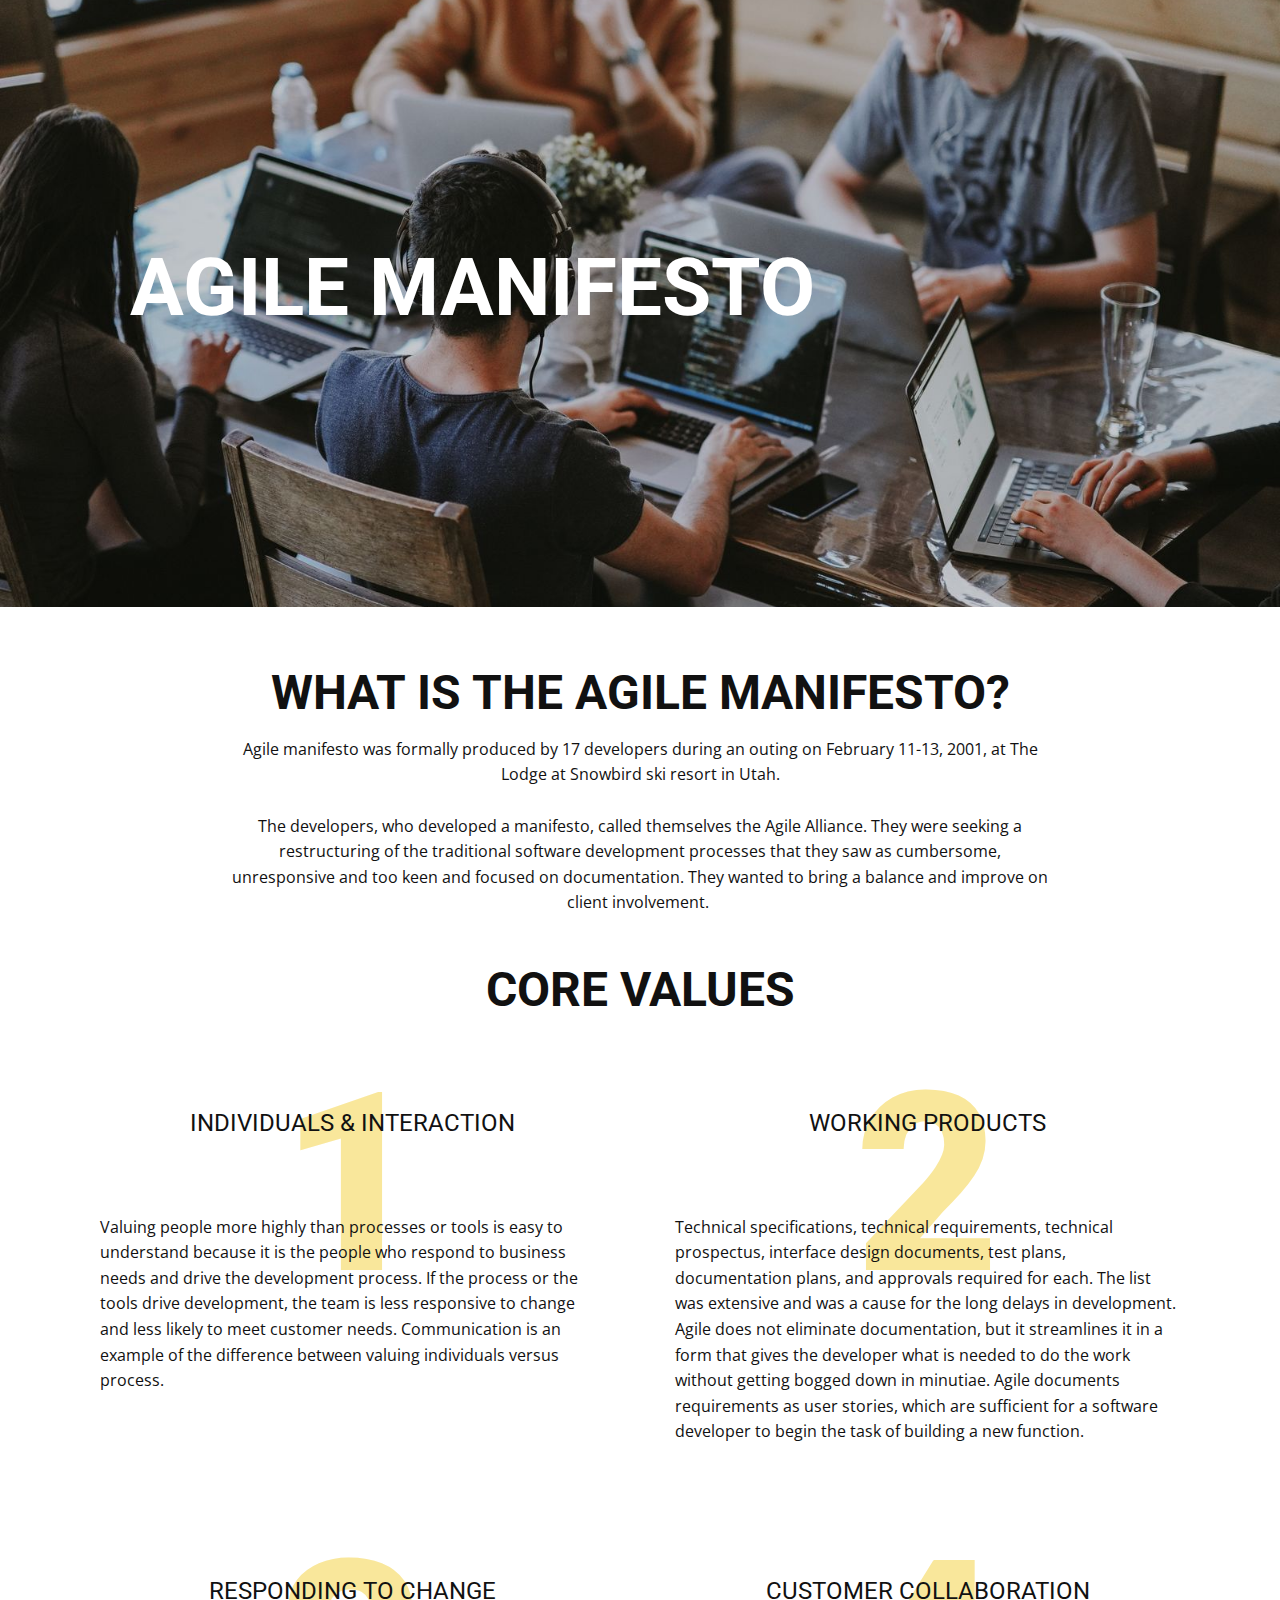
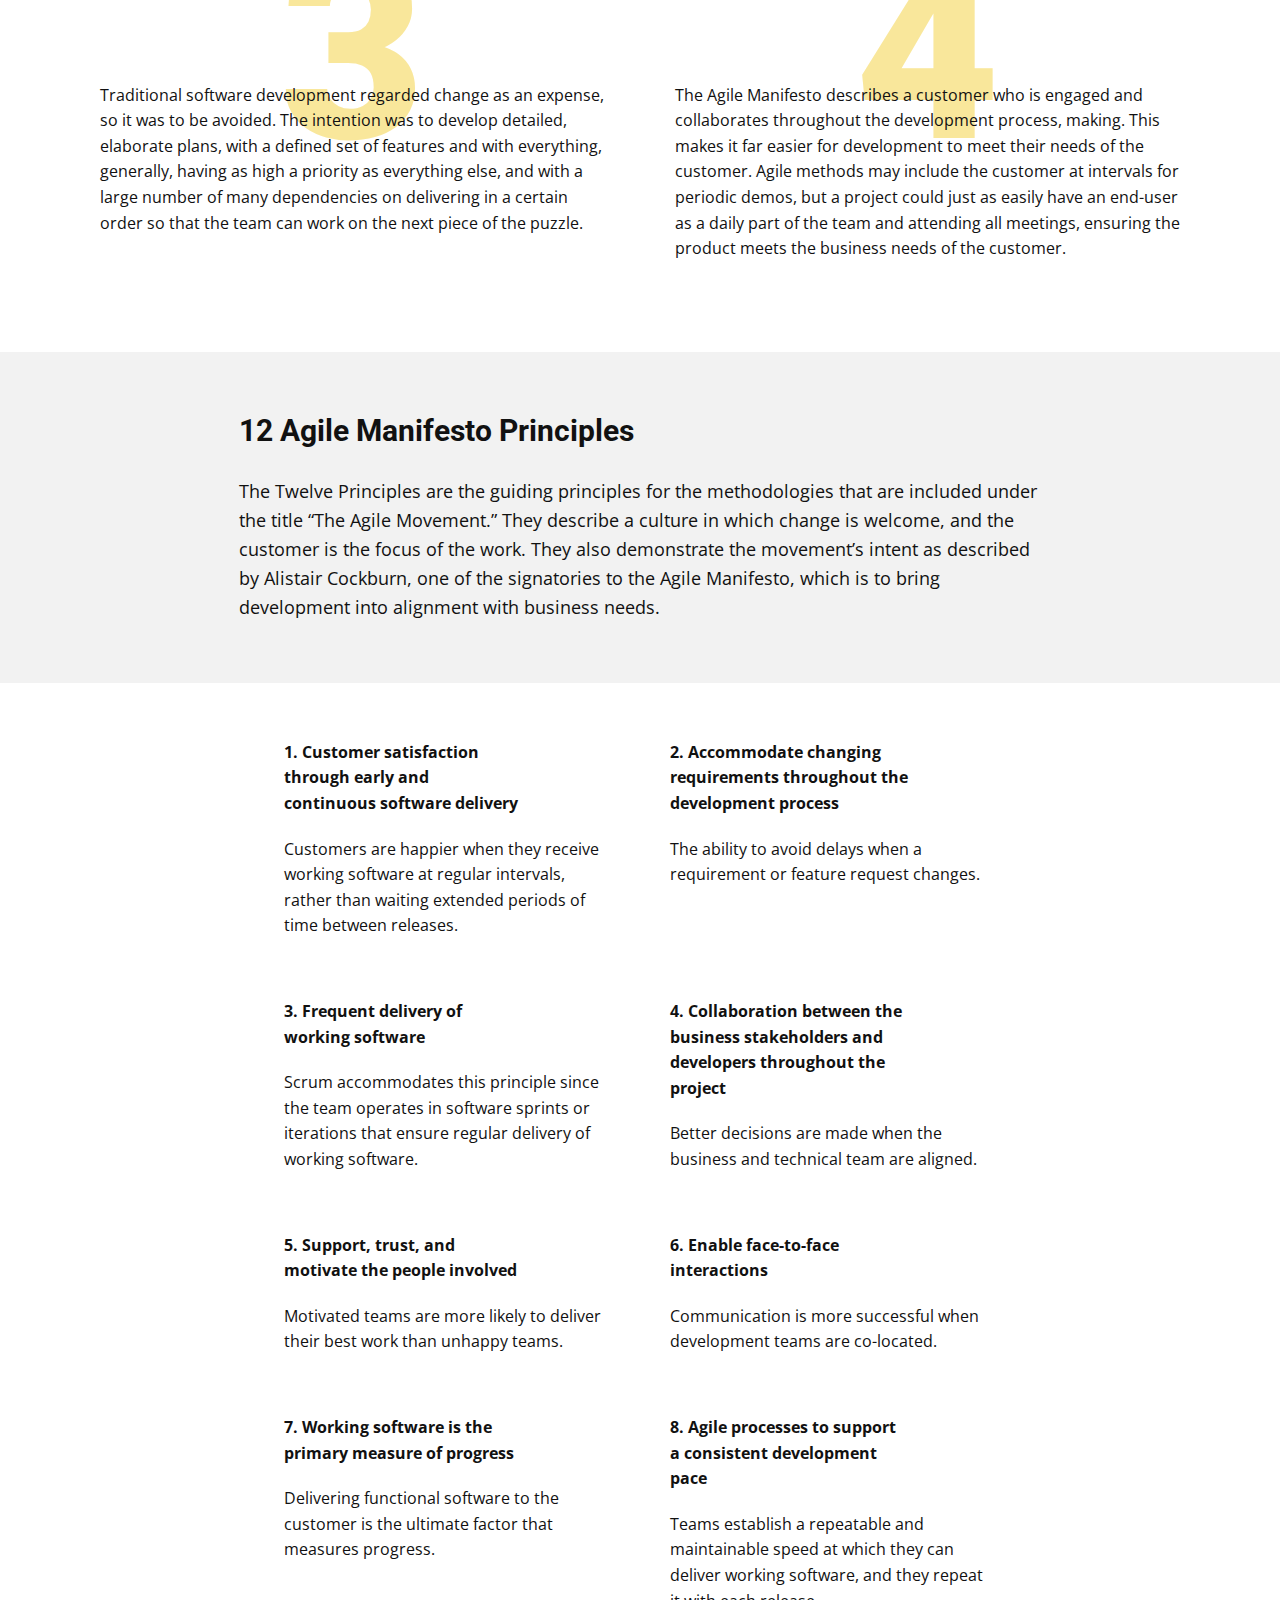
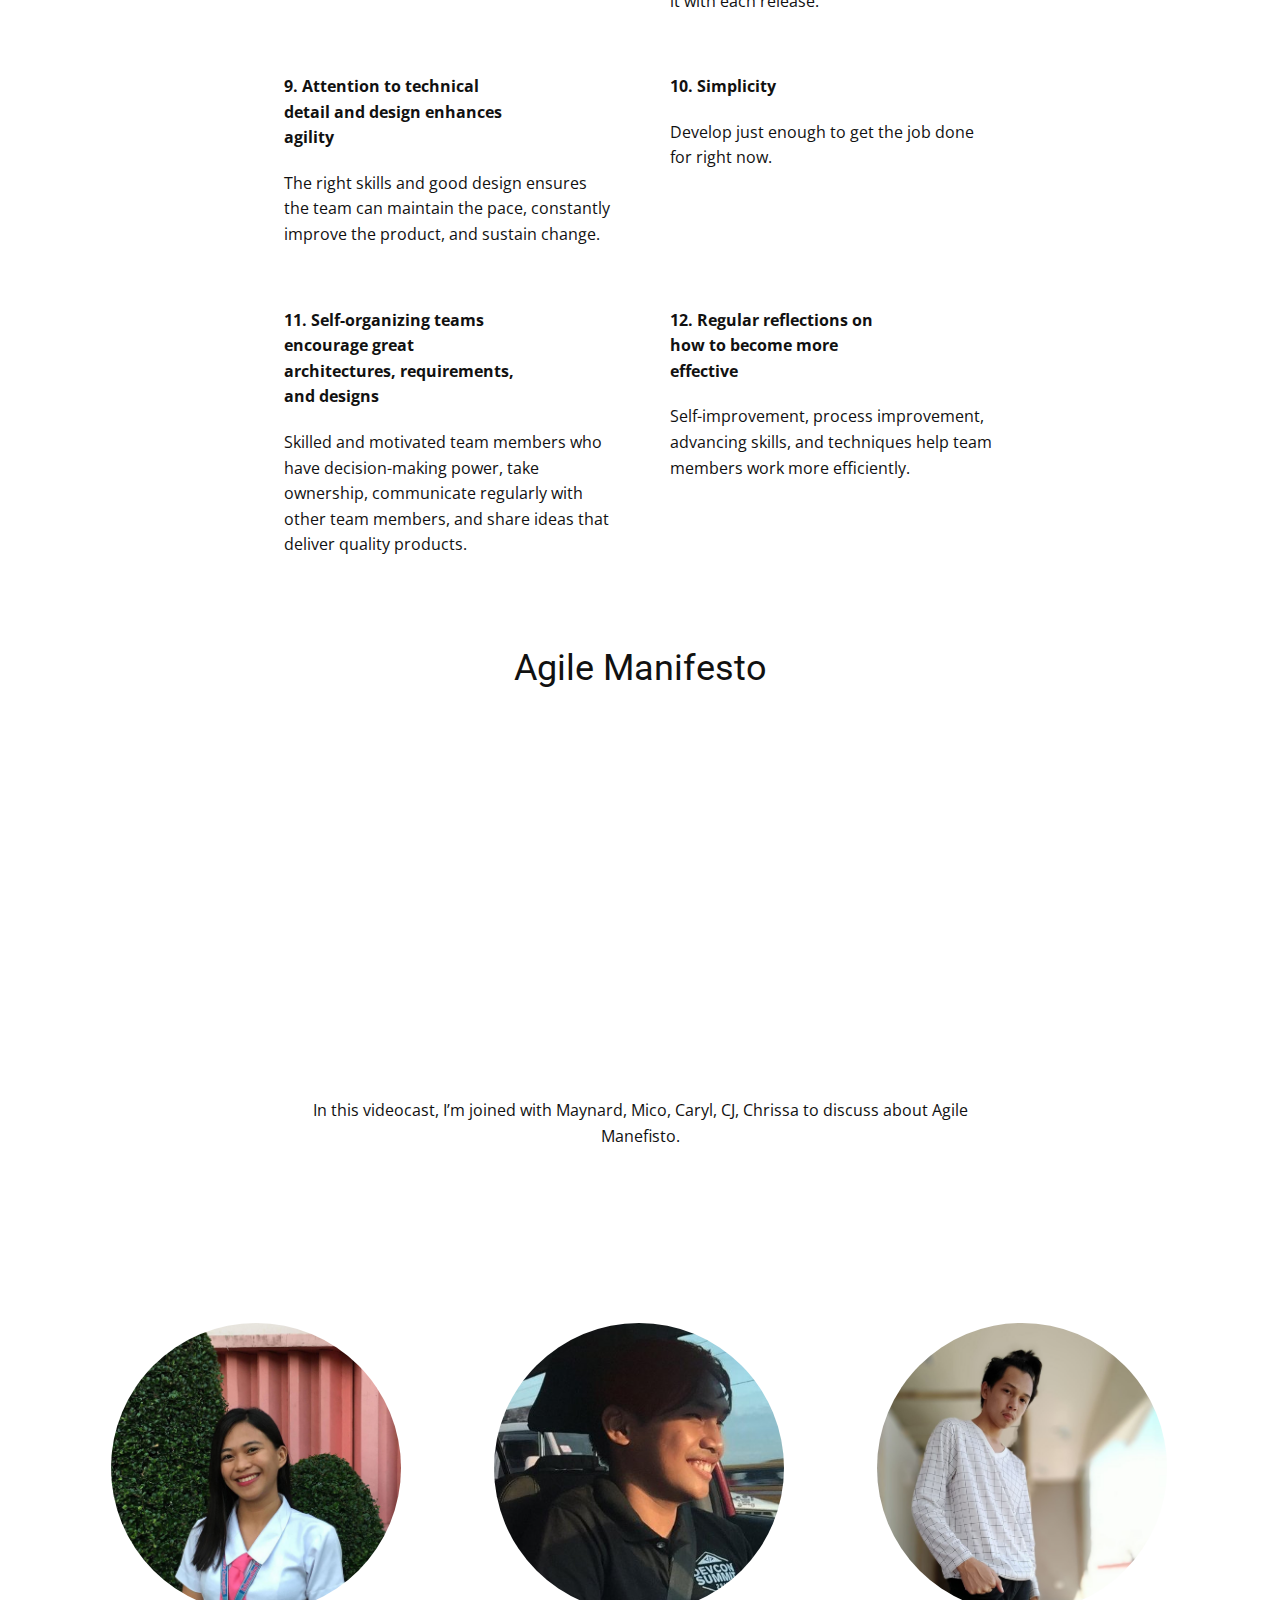
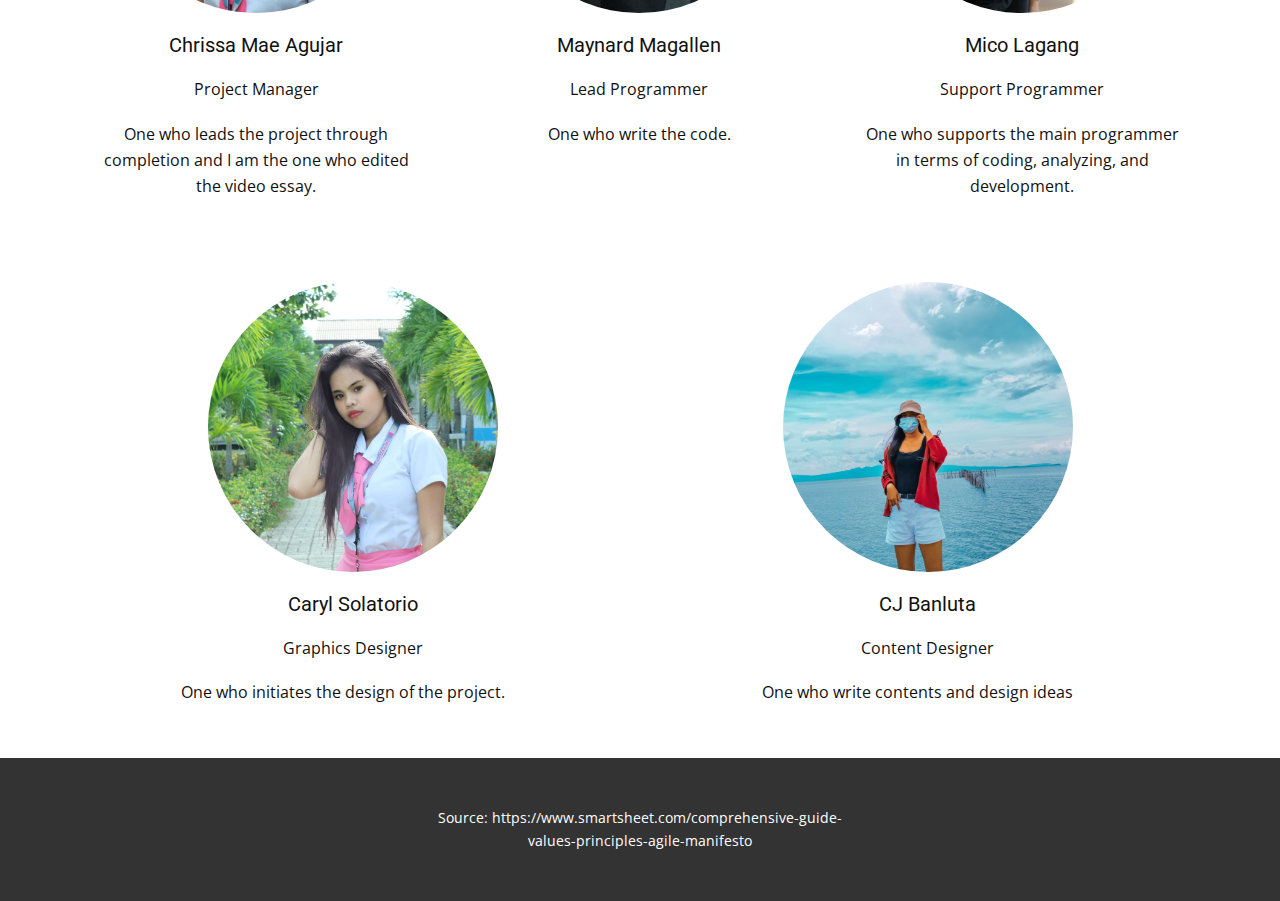
<file: index.html>
<!DOCTYPE html>
<html style="font-size: 16px;">
  <head>
    <meta name="viewport" content="width=device-width, initial-scale=1.0">
    <meta charset="utf-8">
    <meta name="keywords" content="online training programs, Why people choose us, 1, 2, 3, 4, 5, 6, Life is Good, why us, Results &amp; Partnerships, Information partners, contact, get in touch, don't be shy">
    <meta name="description" content="">
    <meta name="page_type" content="np-template-header-footer-from-plugin">
    <title>Page 1</title>
    <link rel="stylesheet" href="nicepage.css" media="screen">
<link rel="stylesheet" href="Page-1.css" media="screen">
    <script class="u-script" type="text/javascript" src="jquery.js" defer=""></script>
    <script class="u-script" type="text/javascript" src="nicepage.js" defer=""></script>
    <meta name="generator" content="Nicepage 2.28.1, nicepage.com">
    <link id="u-theme-google-font" rel="stylesheet" href="https://fonts.googleapis.com/css?family=Roboto:100,100i,300,300i,400,400i,500,500i,700,700i,900,900i|Open+Sans:300,300i,400,400i,600,600i,700,700i,800,800i">
    <link id="u-page-google-font" rel="stylesheet" href="https://fonts.googleapis.com/css?family=Roboto:100,100i,300,300i,400,400i,500,500i,700,700i,900,900i">
    
    
    
    
    
    
    
    
    <script type="application/ld+json">{
		"@context": "http://schema.org",
		"@type": "Organization",
		"name": "",
		"url": "index.html"
}</script>
    <meta property="og:title" content="Page 1">
    <meta property="og:type" content="website">
    <meta name="theme-color" content="#391440">
    <link rel="canonical" href="index.html">
    <meta property="og:url" content="index.html">
  </head>
  <body data-home-page="Page-1.html" data-home-page-title="Page 1" class="u-body u-overlap"><header class="u-align-left u-clearfix u-header u-header" id="sec-073b"><div class="u-clearfix u-sheet u-sheet-1"></div></header>
    <section class="u-clearfix u-image u-section-1" id="carousel_b2f9">
      <div class="u-clearfix u-layout-wrap u-layout-wrap-1">
        <div class="u-layout">
          <div class="u-layout-row">
            <div class="u-align-left u-container-style u-layout-cell u-left-cell u-size-60 u-layout-cell-1">
              <div class="u-container-layout u-container-layout-1">
                <h1 class="u-text u-text-body-alt-color u-text-1">Agile manifesto</h1>
              </div>
            </div>
          </div>
        </div>
      </div>
    </section>
    <section class="u-align-center u-clearfix u-section-2" id="carousel_7f53">
      <div class="u-clearfix u-sheet u-sheet-1">
        <h2 class="u-text u-text-1">What is the Agile Manifesto?</h2>
        <p class="u-text u-text-2">Agile manifesto was formally produced by 17 developers during an outing on February 11-13, 2001, at The Lodge at Snowbird ski resort in Utah. <br>
          <br>The developers, who developed a manifesto, called themselves the Agile Alliance. They were seeking a restructuring of the traditional software development processes that they saw as cumbersome, unresponsive and too keen and focused on documentation. They wanted to bring a balance and improve on client involvement.&nbsp;
        </p>
        <h2 class="u-text u-text-default u-text-3">Core values</h2>
        <div class="u-expanded-width u-list u-repeater u-list-1">
          <div class="u-container-style u-list-item u-repeater-item">
            <div class="u-container-layout u-similar-container u-container-layout-1">
              <h1 class="u-align-center u-text u-text-default u-text-palette-3-light-2 u-text-4">1</h1>
              <h3 class="u-align-center u-text u-text-default u-text-5">INDIVIDUALS &amp; INTERACTION</h3>
              <p class="u-text u-text-default u-text-6">Valuing people more highly than processes or tools is easy to understand because it is the people who respond to business needs and drive the development process. If the process or the tools drive development, the team is less responsive to change and less likely to meet customer needs. Communication is an example of the difference between valuing individuals versus process.</p>
            </div>
          </div>
          <div class="u-container-style u-list-item u-repeater-item">
            <div class="u-container-layout u-similar-container u-container-layout-2">
              <h1 class="u-align-center u-text u-text-default u-text-palette-3-light-2 u-text-7">2</h1>
              <h3 class="u-align-center u-text u-text-default u-text-8">WORKING PRODUCTS</h3>
              <p class="u-text u-text-default u-text-9">Technical specifications, technical requirements, technical prospectus, interface design documents, test plans, documentation plans, and approvals required for each. The list was extensive and was a cause for the long delays in development. Agile does not eliminate documentation, but it streamlines it in a form that gives the developer what is needed to do the work without getting bogged down in minutiae. Agile documents requirements as user stories, which are sufficient for a software developer to begin the task of building a new function.</p>
            </div>
          </div>
          <div class="u-container-style u-list-item u-repeater-item">
            <div class="u-container-layout u-similar-container u-container-layout-3">
              <h1 class="u-align-center u-text u-text-default u-text-palette-3-light-2 u-text-10">3</h1>
              <h3 class="u-align-center u-text u-text-default u-text-11">Responding to Change</h3>
              <p class="u-text u-text-default u-text-12">Traditional software development regarded change as an expense, so it was to be avoided. The intention was to develop detailed, elaborate plans, with a defined set of features and with everything, generally, having as high a priority as everything else, and with a large number of many dependencies on delivering in a certain order so that the team can work on the next piece of the puzzle.</p>
            </div>
          </div>
          <div class="u-container-style u-list-item u-repeater-item">
            <div class="u-container-layout u-similar-container u-container-layout-4">
              <h1 class="u-align-center u-text u-text-default u-text-palette-3-light-2 u-text-13">4</h1>
              <h3 class="u-align-center u-text u-text-default u-text-14">Customer Collaboration</h3>
              <p class="u-text u-text-default u-text-15">The Agile Manifesto describes a customer who is engaged and collaborates throughout the development process, making. This makes it far easier for development to meet their needs of the customer. Agile methods may include the customer at intervals for periodic demos, but a project could just as easily have an end-user as a daily part of the team and attending all meetings, ensuring the product meets the business needs of the customer.</p>
            </div>
          </div>
        </div>
      </div>
    </section>
    <section class="u-clearfix u-grey-5 u-section-3" id="sec-8ea2">
      <div class="u-clearfix u-sheet u-valign-middle u-sheet-1">
        <h3 class="u-text u-text-1">12 Agile Manifesto Principles</h3>
        <p class="u-text u-text-2">The Twelve Principles are the guiding principles for the methodologies that are included under the title “The Agile Movement.” They describe a culture in which change is welcome, and the customer is the focus of the work. They also demonstrate the movement’s intent as described by Alistair Cockburn, one of the signatories to the Agile Manifesto, which is to bring development into alignment with business needs.</p>
      </div>
    </section>
    <section class="u-clearfix u-section-4" id="sec-2fc8">
      <div class="u-clearfix u-sheet u-sheet-1">
        <div class="u-list u-repeater u-list-1">
          <div class="u-container-style u-list-item u-repeater-item">
            <div class="u-container-layout u-similar-container u-container-layout-1">
              <p class="u-text u-text-1">1.&nbsp;Customer satisfaction through early and continuous software delivery</p>
              <p class="u-text u-text-default u-text-2">Customers are happier when they receive working software at regular intervals, rather than waiting extended periods of time between releases.</p>
            </div>
          </div>
          <div class="u-container-style u-list-item u-repeater-item">
            <div class="u-container-layout u-similar-container u-container-layout-2">
              <p class="u-text u-text-3">2.&nbsp;Accommodate changing requirements throughout the development process</p>
              <p class="u-text u-text-default u-text-4">The ability to avoid delays when a requirement or feature request changes.</p>
            </div>
          </div>
          <div class="u-container-style u-list-item u-repeater-item">
            <div class="u-container-layout u-similar-container u-container-layout-3">
              <p class="u-text u-text-5">3.&nbsp;Frequent delivery of working software</p>
              <p class="u-text u-text-default u-text-6">Scrum accommodates this principle since the team operates in software sprints or iterations that ensure regular delivery of working software.</p>
            </div>
          </div>
          <div class="u-container-style u-list-item u-repeater-item">
            <div class="u-container-layout u-similar-container u-container-layout-4">
              <p class="u-text u-text-7">4.&nbsp;Collaboration between the business stakeholders and developers throughout the project</p>
              <p class="u-text u-text-default u-text-8">Better decisions are made when the business and technical team are aligned.</p>
            </div>
          </div>
          <div class="u-container-style u-list-item u-repeater-item">
            <div class="u-container-layout u-similar-container u-container-layout-5">
              <p class="u-text u-text-9">5.&nbsp;Support, trust, and motivate the people involved</p>
              <p class="u-text u-text-default u-text-10">Motivated teams are more likely to deliver their best work than unhappy teams.</p>
            </div>
          </div>
          <div class="u-container-style u-list-item u-repeater-item">
            <div class="u-container-layout u-similar-container u-container-layout-6">
              <p class="u-text u-text-11">6.&nbsp;Enable face-to-face interactions</p>
              <p class="u-text u-text-default u-text-12">Communication is more successful when development teams are co-located.</p>
            </div>
          </div>
          <div class="u-container-style u-list-item u-repeater-item">
            <div class="u-container-layout u-similar-container u-container-layout-7">
              <p class="u-text u-text-13">7.&nbsp;Working software is the primary measure of progress</p>
              <p class="u-text u-text-default u-text-14">Delivering functional software to the customer is the ultimate factor that measures progress.</p>
            </div>
          </div>
          <div class="u-container-style u-list-item u-repeater-item">
            <div class="u-container-layout u-similar-container u-container-layout-8">
              <p class="u-text u-text-15">8.&nbsp;Agile processes to support a consistent development pace</p>
              <p class="u-text u-text-default u-text-16">Teams establish a repeatable and maintainable speed at which they can deliver working software, and they repeat it with each release.</p>
            </div>
          </div>
          <div class="u-container-style u-list-item u-repeater-item">
            <div class="u-container-layout u-similar-container u-container-layout-9">
              <p class="u-text u-text-17">9.&nbsp;Attention to technical detail and design enhances agility</p>
              <p class="u-text u-text-default u-text-18">The right skills and good design ensures the team can maintain the pace, constantly improve the product, and sustain change.</p>
            </div>
          </div>
          <div class="u-container-style u-list-item u-repeater-item">
            <div class="u-container-layout u-similar-container u-container-layout-10">
              <p class="u-text u-text-19">10.&nbsp;Simplicity</p>
              <p class="u-text u-text-default u-text-20">Develop just enough to get the job done for right now.</p>
            </div>
          </div>
          <div class="u-container-style u-list-item u-repeater-item">
            <div class="u-container-layout u-similar-container u-container-layout-11">
              <p class="u-text u-text-21">11.&nbsp;Self-organizing teams encourage great architectures, requirements, and designs</p>
              <p class="u-text u-text-default u-text-22">Skilled and motivated team members who have decision-making power, take ownership, communicate regularly with other team members, and share ideas that deliver quality products.</p>
            </div>
          </div>
          <div class="u-container-style u-list-item u-repeater-item">
            <div class="u-container-layout u-similar-container u-container-layout-12">
              <p class="u-text u-text-23">12. Regular reflections on how to become more effective&nbsp;</p>
              <p class="u-text u-text-default u-text-24">Self-improvement, process improvement, advancing skills, and techniques help team members work more efficiently.</p>
            </div>
          </div>
        </div>
      </div>
    </section>
    <section class="u-align-center u-clearfix u-section-5" id="sec-94af">
      <div class="u-clearfix u-sheet u-sheet-1">
        <h2 class="u-text u-text-1">Agile Manifesto</h2>
        <div class="u-expanded-width-sm u-expanded-width-xs u-video u-video-1">
          <div style="position: absolute; width: 100%; height: 100%; left: 0; top: 0;" class="embed-responsive">
            <iframe style="position: absolute;top: 0;left: 0;width: 100%;height: 100%;" class="embed-responsive-item" src="https://www.youtube.com/embed/Zu8tn4IG_ho?mute=0&amp;showinfo=0&amp;controls=0&amp;start=0" frameborder="0" allowfullscreen=""></iframe>
          </div>
        </div>
        <p class="u-text u-text-2">In this videocast, I’m joined with Maynard, Mico, Caryl, CJ, Chrissa to discuss about Agile Manefisto.</p>
      </div>
    </section>
    <section class="u-clearfix u-section-6" id="sec-1f20">
      <div class="u-clearfix u-sheet u-sheet-1">
        <div class="u-expanded-width u-list u-repeater u-list-1">
          <div class="u-align-center u-container-style u-list-item u-repeater-item">
            <div class="u-container-layout u-similar-container u-valign-top u-container-layout-1">
              <div alt="" class="u-image u-image-circle u-image-1" src=""></div>
              <h5 class="u-align-center-lg u-align-center-md u-align-center-sm u-align-center-xs u-text u-text-1">Chrissa Mae Agujar</h5>
              <p class="u-align-center-lg u-align-center-md u-align-center-sm u-align-center-xs u-text u-text-2">Project Manager</p>
              <p class="u-text u-text-3">One who leads the project through completion and I am the one who edited the video essay.</p>
            </div>
          </div>
          <div class="u-align-center u-container-style u-list-item u-repeater-item">
            <div class="u-container-layout u-similar-container u-valign-top u-container-layout-2">
              <div alt="" class="u-image u-image-circle u-image-2" src="" data-image-width="400" data-image-height="400"></div>
              <h5 class="u-text u-text-4">Maynard Magallen</h5>
              <p class="u-align-center-lg u-align-center-md u-align-center-sm u-align-center-xs u-text u-text-5">Lead Programmer</p>
              <p class="u-text u-text-6">One who write the code.</p>
            </div>
          </div>
          <div class="u-align-center u-container-style u-list-item u-repeater-item">
            <div class="u-container-layout u-similar-container u-valign-top u-container-layout-3">
              <div alt="" class="u-image u-image-circle u-image-3" src=""></div>
              <h5 class="u-text u-text-7">Mico Lagang</h5>
              <p class="u-align-center-lg u-align-center-md u-align-center-sm u-align-center-xs u-text u-text-8">Support Programmer</p>
              <p class="u-text u-text-9">One who supports the main programmer in terms of coding, analyzing, and development.</p>
            </div>
          </div>
        </div>
      </div>
    </section>
    <section class="u-clearfix u-section-7" id="carousel_33d1">
      <div class="u-clearfix u-sheet u-valign-middle u-sheet-1">
        <div class="u-list u-repeater u-list-1">
          <div class="u-align-center u-container-style u-list-item u-repeater-item">
            <div class="u-container-layout u-similar-container u-valign-bottom u-container-layout-1">
              <div alt="" class="u-image u-image-circle u-image-1" src=""></div>
              <h5 class="u-align-center-lg u-align-center-md u-align-center-sm u-align-center-xs u-text u-text-1">Caryl Solatorio</h5>
              <p class="u-align-center-lg u-align-center-md u-align-center-sm u-align-center-xs u-text u-text-2">Graphics Designer</p>
              <p class="u-text u-text-3">One who initiates the design of the project.</p>
            </div>
          </div>
          <div class="u-align-center u-container-style u-list-item u-repeater-item">
            <div class="u-container-layout u-similar-container u-valign-bottom u-container-layout-2">
              <div alt="" class="u-image u-image-circle u-image-2" src=""></div>
              <h5 class="u-text u-text-4">CJ Banluta</h5>
              <p class="u-align-center-lg u-align-center-md u-align-center-sm u-align-center-xs u-text u-text-5">Content Designer</p>
              <p class="u-text u-text-6">One who write contents and design ideas</p>
            </div>
          </div>
        </div>
      </div>
    </section>
    
    
    <footer class="u-align-center u-clearfix u-footer u-grey-80 u-footer" id="sec-d716"><div class="u-clearfix u-sheet u-sheet-1">
        <p class="u-small-text u-text u-text-variant u-text-1">Source:&nbsp;https://www.smartsheet.com/comprehensive-guide-values-principles-agile-manifesto</p>
      </div></footer>
  </body>
</html>
</file>
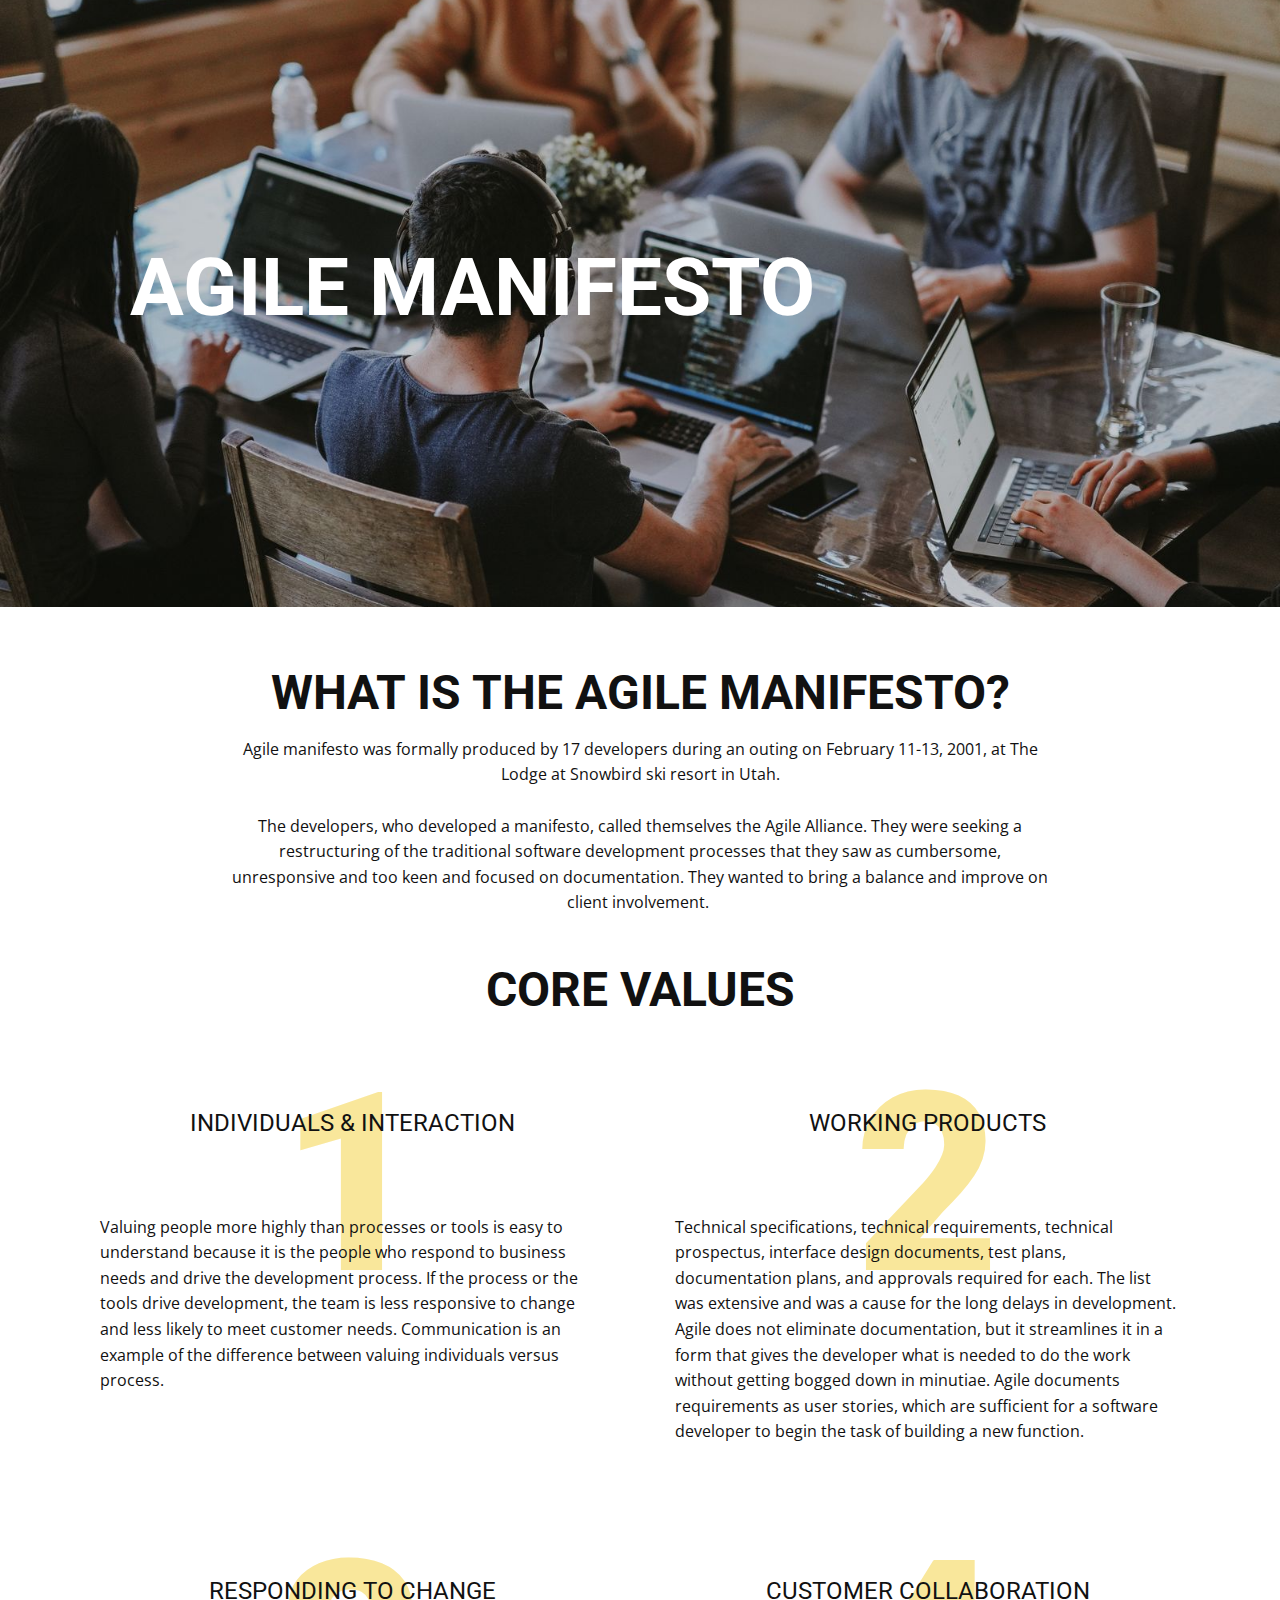
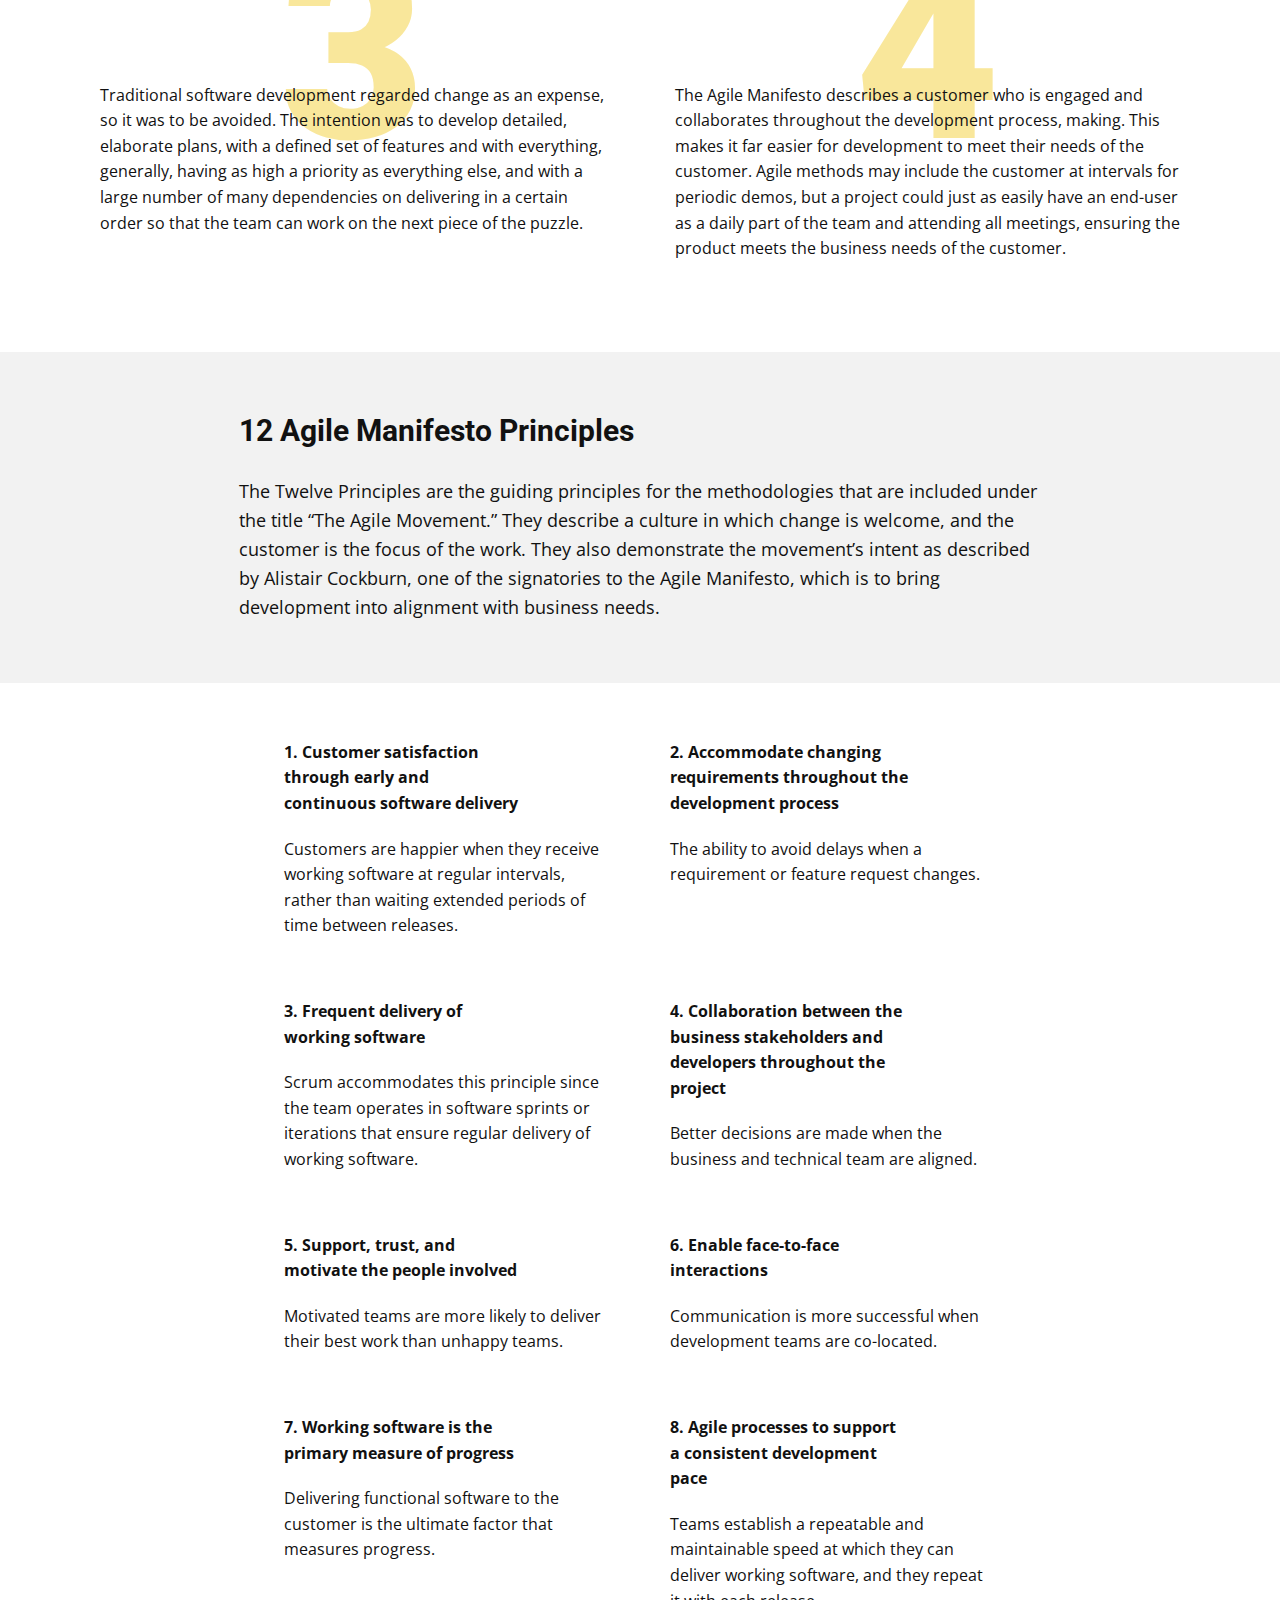
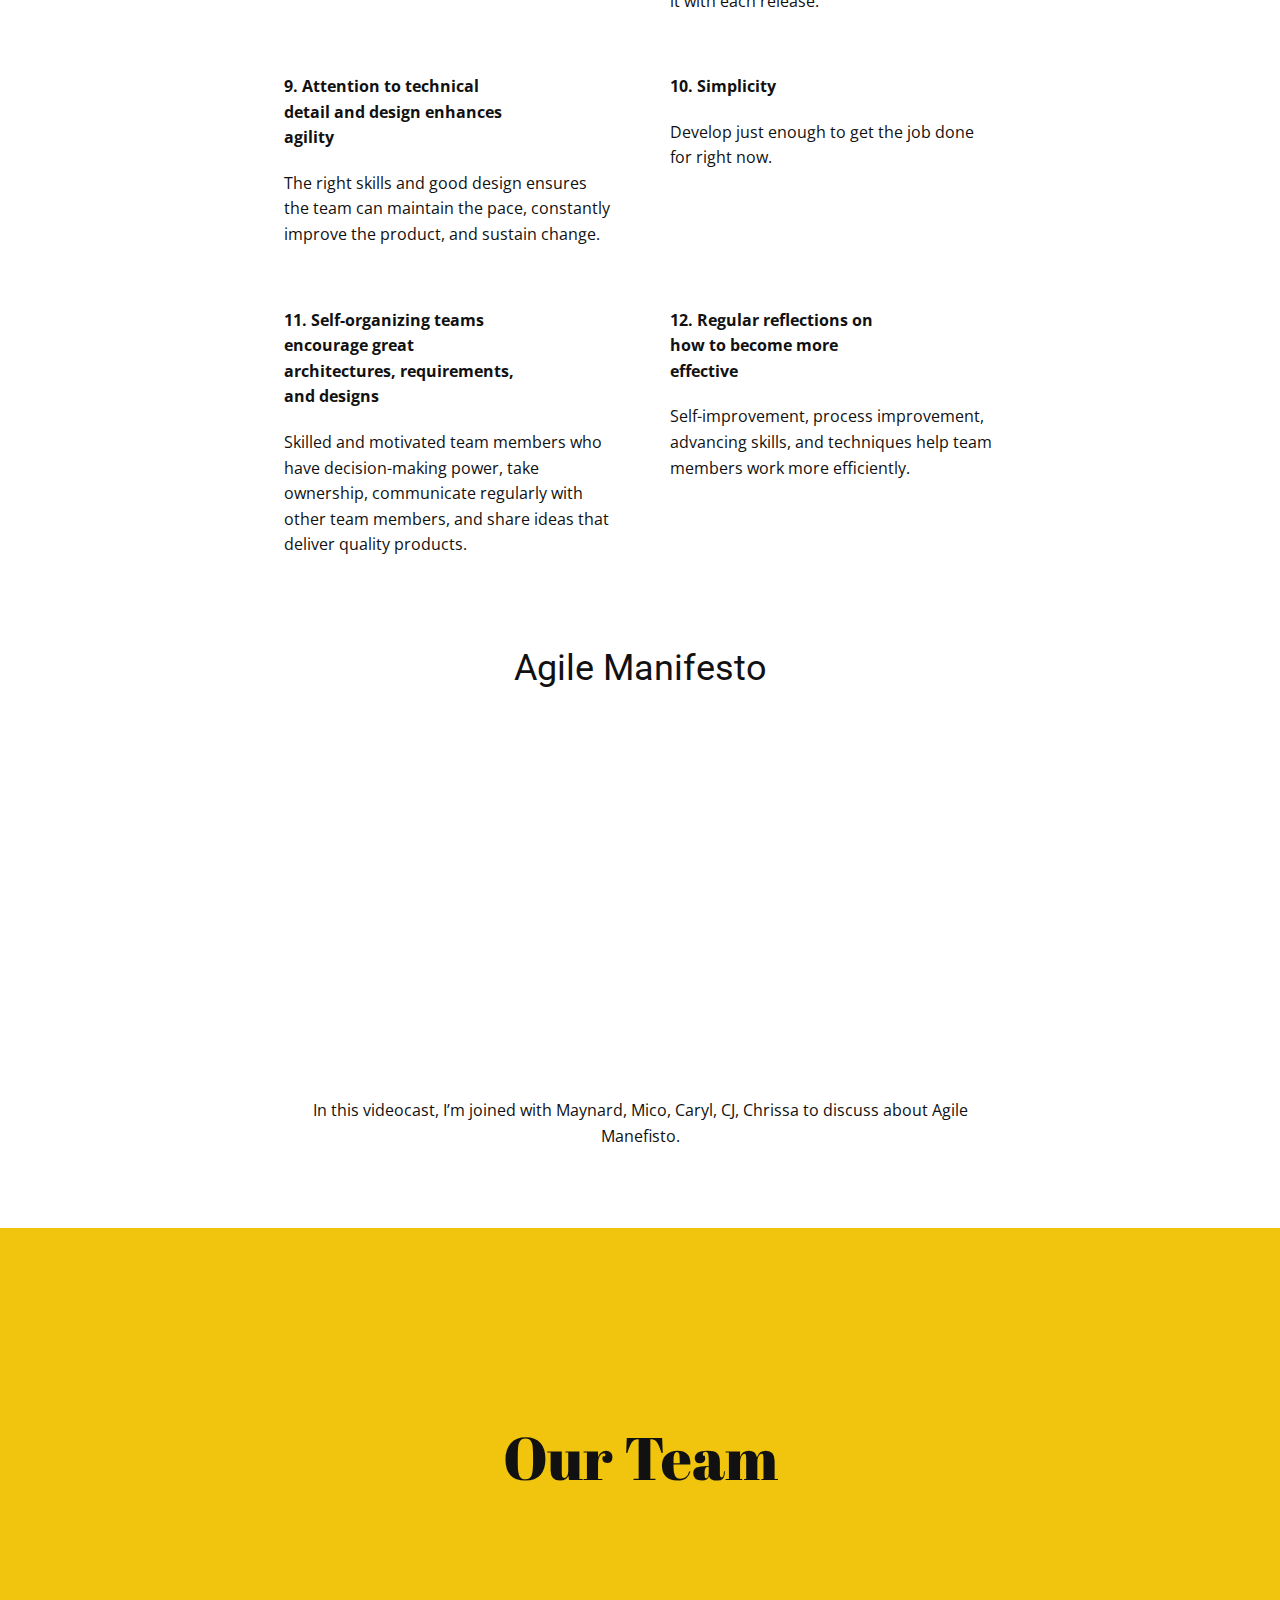
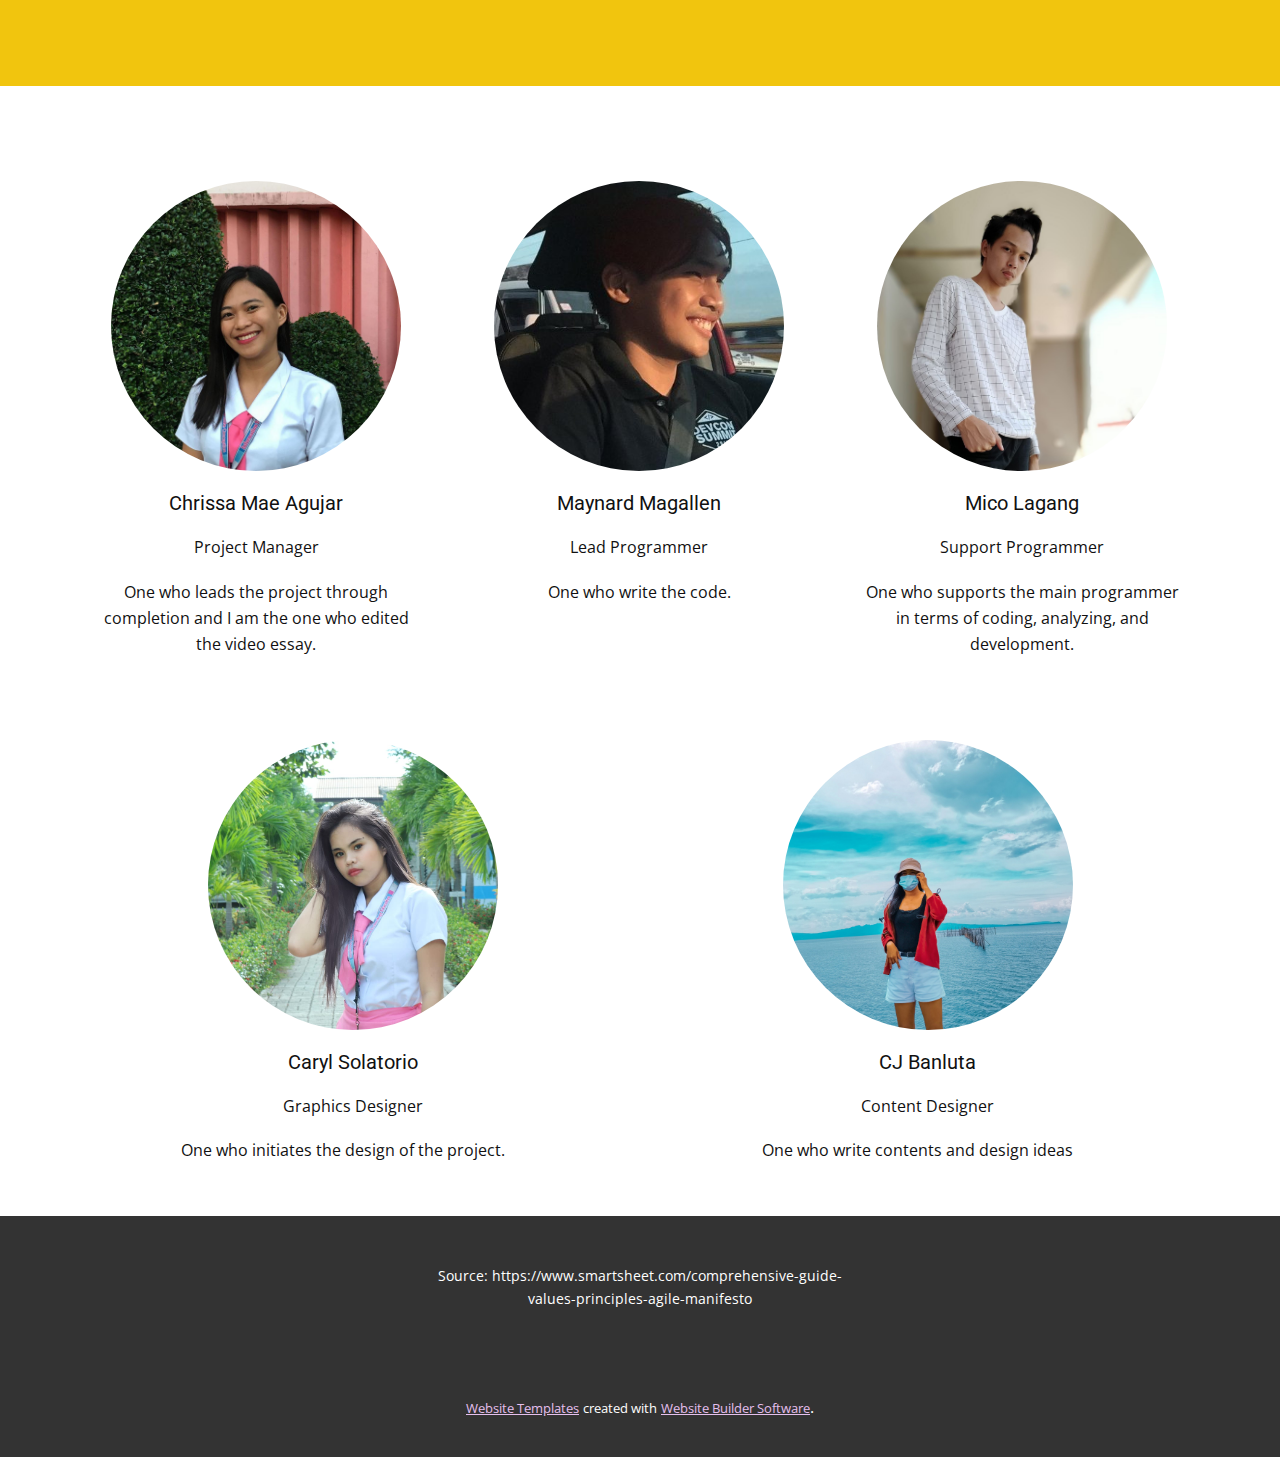
<file: Home.html>
<!DOCTYPE html>
<html style="font-size: 16px;">
  <head>
    <meta name="viewport" content="width=device-width, initial-scale=1.0">
    <meta charset="utf-8">
    <meta name="keywords" content="online training programs, Why people choose us, 1, 2, 3, 4, 5, 6, Life is Good, why us, Results &amp; Partnerships, Information partners, contact, get in touch, don't be shy">
    <meta name="description" content="">
    <meta name="page_type" content="np-template-header-footer-from-plugin">
    <title>Home</title>
    <link rel="stylesheet" href="nicepage.css" media="screen">
<link rel="stylesheet" href="Home.css" media="screen">
    <script class="u-script" type="text/javascript" src="jquery.js" defer=""></script>
    <script class="u-script" type="text/javascript" src="nicepage.js" defer=""></script>
    <meta name="generator" content="Nicepage 2.28.1, nicepage.com">
    <link id="u-theme-google-font" rel="stylesheet" href="https://fonts.googleapis.com/css?family=Roboto:100,100i,300,300i,400,400i,500,500i,700,700i,900,900i|Open+Sans:300,300i,400,400i,600,600i,700,700i,800,800i">
    <link id="u-page-google-font" rel="stylesheet" href="https://fonts.googleapis.com/css?family=Roboto:100,100i,300,300i,400,400i,500,500i,700,700i,900,900i|abril-fatface">
    
    
    
    
    
    
    
    
    
    <script type="application/ld+json">{
		"@context": "http://schema.org",
		"@type": "Organization",
		"name": "",
		"url": "index.html"
}</script>
    <meta property="og:title" content="Home">
    <meta property="og:type" content="website">
    <meta name="theme-color" content="#391440">
    <link rel="canonical" href="index.html">
    <meta property="og:url" content="index.html">
  </head>
  <body class="u-body u-overlap"><header class="u-align-left u-clearfix u-header u-header" id="sec-073b"><div class="u-clearfix u-sheet u-sheet-1"></div></header>
    <section class="u-clearfix u-image u-section-1" id="carousel_b2f9">
      <div class="u-clearfix u-layout-wrap u-layout-wrap-1">
        <div class="u-layout">
          <div class="u-layout-row">
            <div class="u-align-left u-container-style u-layout-cell u-left-cell u-size-60 u-layout-cell-1">
              <div class="u-container-layout u-container-layout-1">
                <h1 class="u-text u-text-body-alt-color u-text-1">Agile manifesto</h1>
              </div>
            </div>
          </div>
        </div>
      </div>
    </section>
    <section class="u-align-center u-clearfix u-section-2" id="carousel_7f53">
      <div class="u-clearfix u-sheet u-sheet-1">
        <h2 class="u-text u-text-1">What is the Agile Manifesto?</h2>
        <p class="u-text u-text-2">Agile manifesto was formally produced by 17 developers during an outing on February 11-13, 2001, at The Lodge at Snowbird ski resort in Utah. <br>
          <br>The developers, who developed a manifesto, called themselves the Agile Alliance. They were seeking a restructuring of the traditional software development processes that they saw as cumbersome, unresponsive and too keen and focused on documentation. They wanted to bring a balance and improve on client involvement.&nbsp;
        </p>
        <h2 class="u-text u-text-default u-text-3">Core values</h2>
        <div class="u-expanded-width u-list u-repeater u-list-1">
          <div class="u-container-style u-list-item u-repeater-item">
            <div class="u-container-layout u-similar-container u-container-layout-1">
              <h1 class="u-align-center u-text u-text-default u-text-palette-3-light-2 u-text-4">1</h1>
              <h3 class="u-align-center u-text u-text-default u-text-5">INDIVIDUALS &amp; INTERACTION</h3>
              <p class="u-text u-text-default u-text-6">Valuing people more highly than processes or tools is easy to understand because it is the people who respond to business needs and drive the development process. If the process or the tools drive development, the team is less responsive to change and less likely to meet customer needs. Communication is an example of the difference between valuing individuals versus process.</p>
            </div>
          </div>
          <div class="u-container-style u-list-item u-repeater-item">
            <div class="u-container-layout u-similar-container u-container-layout-2">
              <h1 class="u-align-center u-text u-text-default u-text-palette-3-light-2 u-text-7">2</h1>
              <h3 class="u-align-center u-text u-text-default u-text-8">WORKING PRODUCTS</h3>
              <p class="u-text u-text-default u-text-9">Technical specifications, technical requirements, technical prospectus, interface design documents, test plans, documentation plans, and approvals required for each. The list was extensive and was a cause for the long delays in development. Agile does not eliminate documentation, but it streamlines it in a form that gives the developer what is needed to do the work without getting bogged down in minutiae. Agile documents requirements as user stories, which are sufficient for a software developer to begin the task of building a new function.</p>
            </div>
          </div>
          <div class="u-container-style u-list-item u-repeater-item">
            <div class="u-container-layout u-similar-container u-container-layout-3">
              <h1 class="u-align-center u-text u-text-default u-text-palette-3-light-2 u-text-10">3</h1>
              <h3 class="u-align-center u-text u-text-default u-text-11">Responding to Change</h3>
              <p class="u-text u-text-default u-text-12">Traditional software development regarded change as an expense, so it was to be avoided. The intention was to develop detailed, elaborate plans, with a defined set of features and with everything, generally, having as high a priority as everything else, and with a large number of many dependencies on delivering in a certain order so that the team can work on the next piece of the puzzle.</p>
            </div>
          </div>
          <div class="u-container-style u-list-item u-repeater-item">
            <div class="u-container-layout u-similar-container u-container-layout-4">
              <h1 class="u-align-center u-text u-text-default u-text-palette-3-light-2 u-text-13">4</h1>
              <h3 class="u-align-center u-text u-text-default u-text-14">Customer Collaboration</h3>
              <p class="u-text u-text-default u-text-15">The Agile Manifesto describes a customer who is engaged and collaborates throughout the development process, making. This makes it far easier for development to meet their needs of the customer. Agile methods may include the customer at intervals for periodic demos, but a project could just as easily have an end-user as a daily part of the team and attending all meetings, ensuring the product meets the business needs of the customer.</p>
            </div>
          </div>
        </div>
      </div>
    </section>
    <section class="u-clearfix u-grey-5 u-section-3" id="sec-8ea2">
      <div class="u-clearfix u-sheet u-valign-middle u-sheet-1">
        <h3 class="u-text u-text-1">12 Agile Manifesto Principles</h3>
        <p class="u-text u-text-2">The Twelve Principles are the guiding principles for the methodologies that are included under the title “The Agile Movement.” They describe a culture in which change is welcome, and the customer is the focus of the work. They also demonstrate the movement’s intent as described by Alistair Cockburn, one of the signatories to the Agile Manifesto, which is to bring development into alignment with business needs.</p>
      </div>
    </section>
    <section class="u-clearfix u-section-4" id="sec-2fc8">
      <div class="u-clearfix u-sheet u-sheet-1">
        <div class="u-list u-repeater u-list-1">
          <div class="u-container-style u-list-item u-repeater-item">
            <div class="u-container-layout u-similar-container u-container-layout-1">
              <p class="u-text u-text-1">1.&nbsp;Customer satisfaction through early and continuous software delivery</p>
              <p class="u-text u-text-default u-text-2">Customers are happier when they receive working software at regular intervals, rather than waiting extended periods of time between releases.</p>
            </div>
          </div>
          <div class="u-container-style u-list-item u-repeater-item">
            <div class="u-container-layout u-similar-container u-container-layout-2">
              <p class="u-text u-text-3">2.&nbsp;Accommodate changing requirements throughout the development process</p>
              <p class="u-text u-text-default u-text-4">The ability to avoid delays when a requirement or feature request changes.</p>
            </div>
          </div>
          <div class="u-container-style u-list-item u-repeater-item">
            <div class="u-container-layout u-similar-container u-container-layout-3">
              <p class="u-text u-text-5">3.&nbsp;Frequent delivery of working software</p>
              <p class="u-text u-text-default u-text-6">Scrum accommodates this principle since the team operates in software sprints or iterations that ensure regular delivery of working software.</p>
            </div>
          </div>
          <div class="u-container-style u-list-item u-repeater-item">
            <div class="u-container-layout u-similar-container u-container-layout-4">
              <p class="u-text u-text-7">4.&nbsp;Collaboration between the business stakeholders and developers throughout the project</p>
              <p class="u-text u-text-default u-text-8">Better decisions are made when the business and technical team are aligned.</p>
            </div>
          </div>
          <div class="u-container-style u-list-item u-repeater-item">
            <div class="u-container-layout u-similar-container u-container-layout-5">
              <p class="u-text u-text-9">5.&nbsp;Support, trust, and motivate the people involved</p>
              <p class="u-text u-text-default u-text-10">Motivated teams are more likely to deliver their best work than unhappy teams.</p>
            </div>
          </div>
          <div class="u-container-style u-list-item u-repeater-item">
            <div class="u-container-layout u-similar-container u-container-layout-6">
              <p class="u-text u-text-11">6.&nbsp;Enable face-to-face interactions</p>
              <p class="u-text u-text-default u-text-12">Communication is more successful when development teams are co-located.</p>
            </div>
          </div>
          <div class="u-container-style u-list-item u-repeater-item">
            <div class="u-container-layout u-similar-container u-container-layout-7">
              <p class="u-text u-text-13">7.&nbsp;Working software is the primary measure of progress</p>
              <p class="u-text u-text-default u-text-14">Delivering functional software to the customer is the ultimate factor that measures progress.</p>
            </div>
          </div>
          <div class="u-container-style u-list-item u-repeater-item">
            <div class="u-container-layout u-similar-container u-container-layout-8">
              <p class="u-text u-text-15">8.&nbsp;Agile processes to support a consistent development pace</p>
              <p class="u-text u-text-default u-text-16">Teams establish a repeatable and maintainable speed at which they can deliver working software, and they repeat it with each release.</p>
            </div>
          </div>
          <div class="u-container-style u-list-item u-repeater-item">
            <div class="u-container-layout u-similar-container u-container-layout-9">
              <p class="u-text u-text-17">9.&nbsp;Attention to technical detail and design enhances agility</p>
              <p class="u-text u-text-default u-text-18">The right skills and good design ensures the team can maintain the pace, constantly improve the product, and sustain change.</p>
            </div>
          </div>
          <div class="u-container-style u-list-item u-repeater-item">
            <div class="u-container-layout u-similar-container u-container-layout-10">
              <p class="u-text u-text-19">10.&nbsp;Simplicity</p>
              <p class="u-text u-text-default u-text-20">Develop just enough to get the job done for right now.</p>
            </div>
          </div>
          <div class="u-container-style u-list-item u-repeater-item">
            <div class="u-container-layout u-similar-container u-container-layout-11">
              <p class="u-text u-text-21">11.&nbsp;Self-organizing teams encourage great architectures, requirements, and designs</p>
              <p class="u-text u-text-default u-text-22">Skilled and motivated team members who have decision-making power, take ownership, communicate regularly with other team members, and share ideas that deliver quality products.</p>
            </div>
          </div>
          <div class="u-container-style u-list-item u-repeater-item">
            <div class="u-container-layout u-similar-container u-container-layout-12">
              <p class="u-text u-text-23">12. Regular reflections on how to become more effective&nbsp;</p>
              <p class="u-text u-text-default u-text-24">Self-improvement, process improvement, advancing skills, and techniques help team members work more efficiently.</p>
            </div>
          </div>
        </div>
      </div>
    </section>
    <section class="u-align-center u-clearfix u-section-5" id="sec-94af">
      <div class="u-clearfix u-sheet u-sheet-1">
        <h2 class="u-text u-text-1">Agile Manifesto</h2>
        <div class="u-expanded-width-sm u-expanded-width-xs u-video u-video-1">
          <div style="position: absolute; width: 100%; height: 100%; left: 0; top: 0;" class="embed-responsive">
            <iframe style="position: absolute;top: 0;left: 0;width: 100%;height: 100%;" class="embed-responsive-item" src="https://www.youtube.com/embed/Zu8tn4IG_ho?mute=0&amp;showinfo=0&amp;controls=0&amp;start=0" frameborder="0" allowfullscreen=""></iframe>
          </div>
        </div>
        <p class="u-text u-text-2">In this videocast, I’m joined with Maynard, Mico, Caryl, CJ, Chrissa to discuss about Agile Manefisto.</p>
      </div>
    </section>
    <section class="u-align-center u-clearfix u-palette-3-base u-section-6" id="sec-302f">
      <div class="u-clearfix u-sheet u-valign-middle u-sheet-1">
        <h1 class="u-custom-font u-text u-text-1">Our Team</h1>
      </div>
    </section>
    <section class="u-clearfix u-section-7" id="sec-1f20">
      <div class="u-clearfix u-sheet u-sheet-1">
        <div class="u-expanded-width u-list u-repeater u-list-1">
          <div class="u-align-center u-container-style u-list-item u-repeater-item">
            <div class="u-container-layout u-similar-container u-valign-top u-container-layout-1">
              <div alt="" class="u-image u-image-circle u-image-1" src=""></div>
              <h5 class="u-align-center-lg u-align-center-md u-align-center-sm u-align-center-xs u-text u-text-1">Chrissa Mae Agujar</h5>
              <p class="u-align-center-lg u-align-center-md u-align-center-sm u-align-center-xs u-text u-text-2">Project Manager</p>
              <p class="u-text u-text-3">One who leads the project through completion and I am the one who edited the video essay.</p>
            </div>
          </div>
          <div class="u-align-center u-container-style u-list-item u-repeater-item">
            <div class="u-container-layout u-similar-container u-valign-top u-container-layout-2">
              <div alt="" class="u-image u-image-circle u-image-2" src="" data-image-width="400" data-image-height="400"></div>
              <h5 class="u-text u-text-4">Maynard Magallen</h5>
              <p class="u-align-center-lg u-align-center-md u-align-center-sm u-align-center-xs u-text u-text-5">Lead Programmer</p>
              <p class="u-text u-text-6">One who write the code.</p>
            </div>
          </div>
          <div class="u-align-center u-container-style u-list-item u-repeater-item">
            <div class="u-container-layout u-similar-container u-valign-top u-container-layout-3">
              <div alt="" class="u-image u-image-circle u-image-3" src=""></div>
              <h5 class="u-text u-text-7">Mico Lagang</h5>
              <p class="u-align-center-lg u-align-center-md u-align-center-sm u-align-center-xs u-text u-text-8">Support Programmer</p>
              <p class="u-text u-text-9">One who supports the main programmer in terms of coding, analyzing, and development.</p>
            </div>
          </div>
        </div>
      </div>
    </section>
    <section class="u-clearfix u-section-8" id="carousel_33d1">
      <div class="u-clearfix u-sheet u-valign-middle u-sheet-1">
        <div class="u-list u-repeater u-list-1">
          <div class="u-align-center u-container-style u-list-item u-repeater-item">
            <div class="u-container-layout u-similar-container u-valign-bottom u-container-layout-1">
              <div alt="" class="u-image u-image-circle u-image-1" src=""></div>
              <h5 class="u-align-center-lg u-align-center-md u-align-center-sm u-align-center-xs u-text u-text-1">Caryl Solatorio</h5>
              <p class="u-align-center-lg u-align-center-md u-align-center-sm u-align-center-xs u-text u-text-2">Graphics Designer</p>
              <p class="u-text u-text-3">One who initiates the design of the project.</p>
            </div>
          </div>
          <div class="u-align-center u-container-style u-list-item u-repeater-item">
            <div class="u-container-layout u-similar-container u-valign-bottom u-container-layout-2">
              <div alt="" class="u-image u-image-circle u-image-2" src=""></div>
              <h5 class="u-text u-text-4">CJ Banluta</h5>
              <p class="u-align-center-lg u-align-center-md u-align-center-sm u-align-center-xs u-text u-text-5">Content Designer</p>
              <p class="u-text u-text-6">One who write contents and design ideas</p>
            </div>
          </div>
        </div>
      </div>
    </section>
    
    
    <footer class="u-align-center u-clearfix u-footer u-grey-80 u-footer" id="sec-d716"><div class="u-clearfix u-sheet u-sheet-1">
        <p class="u-small-text u-text u-text-variant u-text-1">Source:&nbsp;https://www.smartsheet.com/comprehensive-guide-values-principles-agile-manifesto</p>
      </div></footer>
    <section class="u-backlink u-clearfix u-grey-80">
      <a class="u-link" href="https://nicepage.com/website-templates" target="_blank">
        <span>Website Templates</span>
      </a>
      <p class="u-text">
        <span>created with</span>
      </p>
      <a class="u-link" href="https://nicepage.com/" target="_blank">
        <span>Website Builder Software</span>
      </a>. 
    </section>
  </body>
</html>
</file>
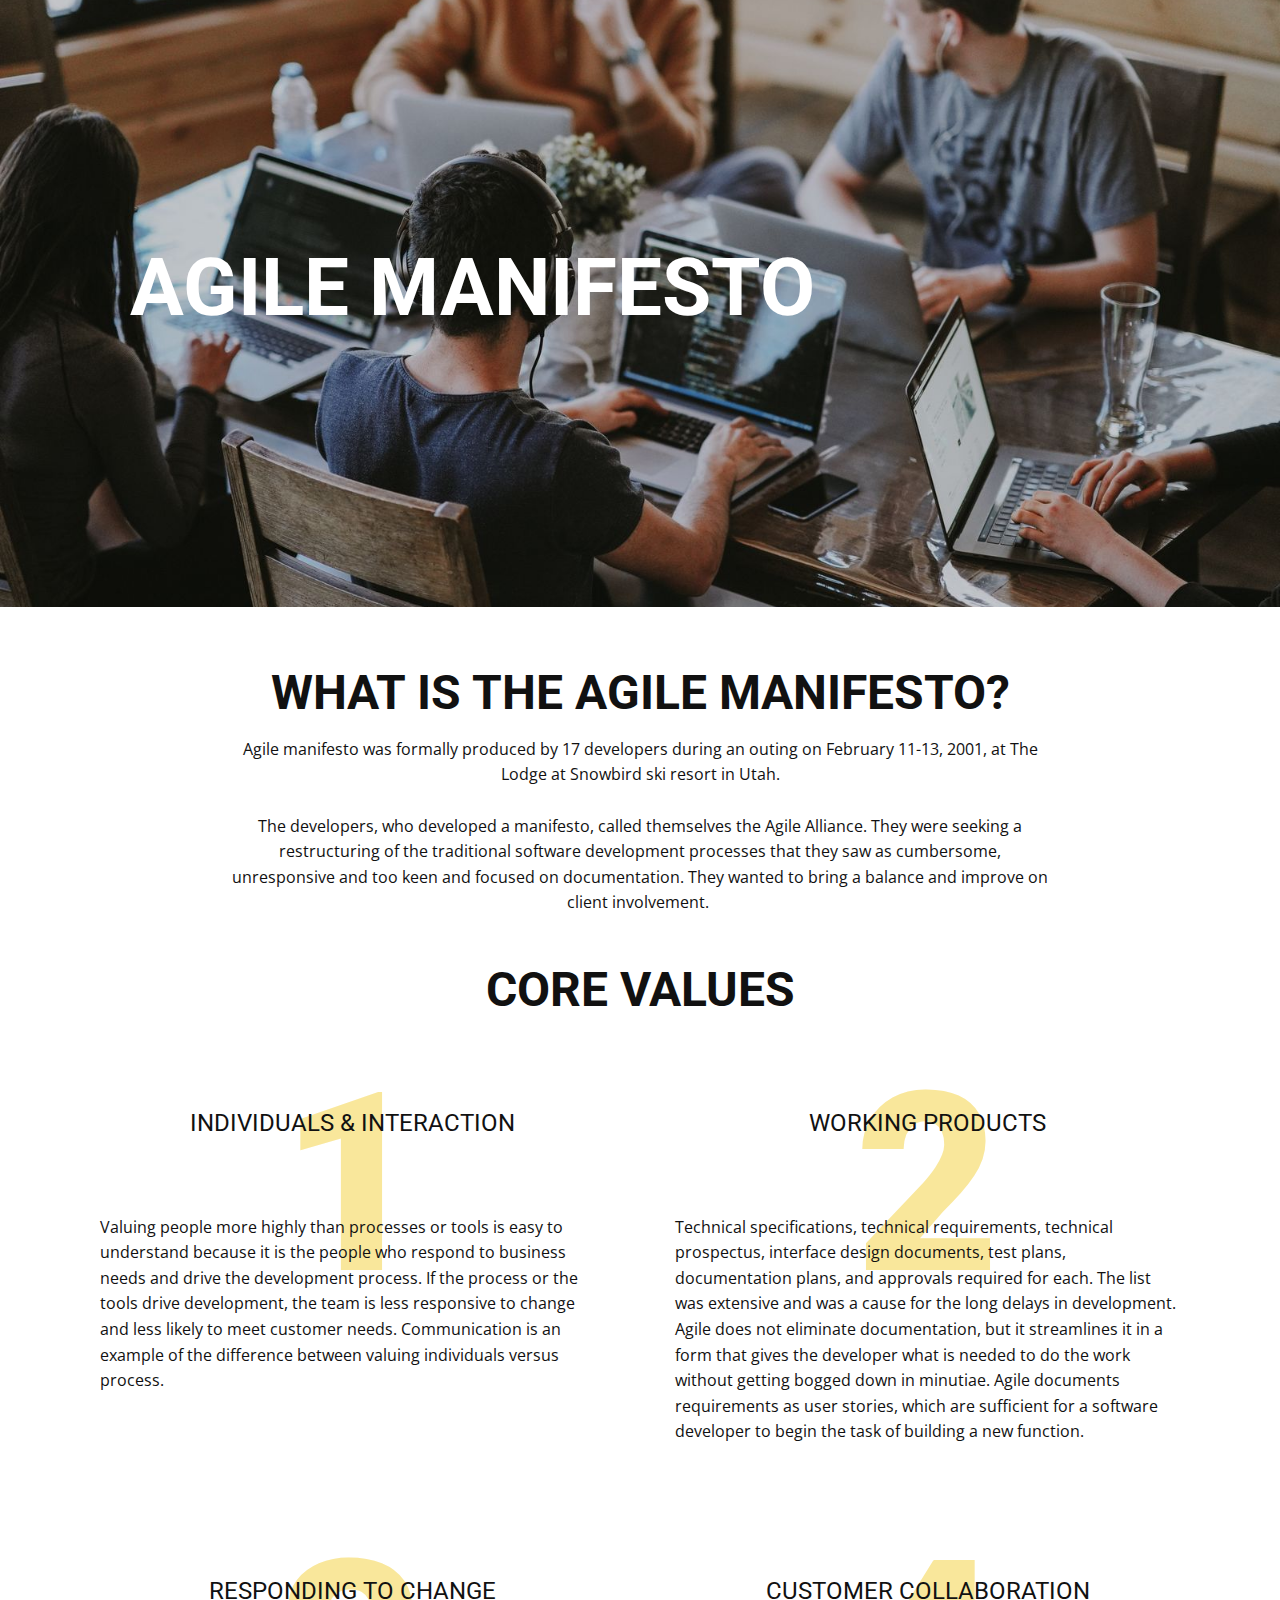
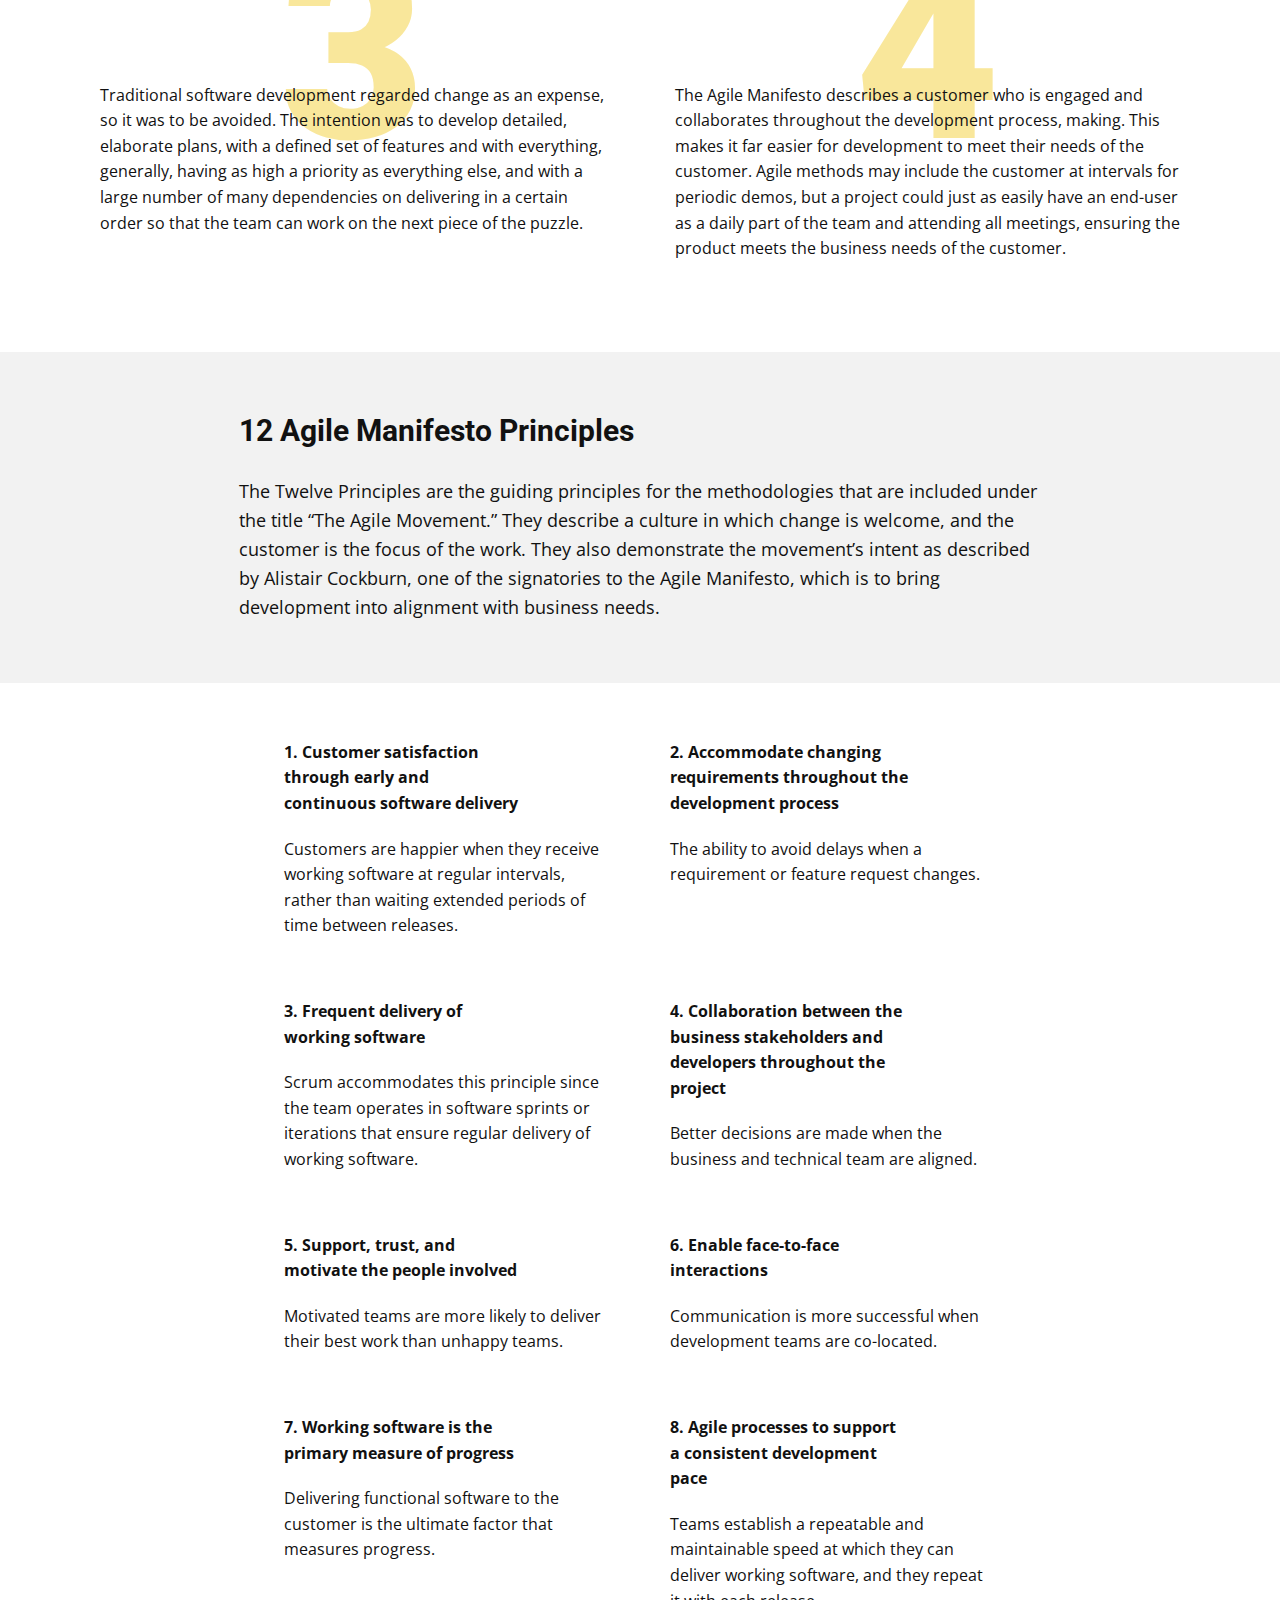
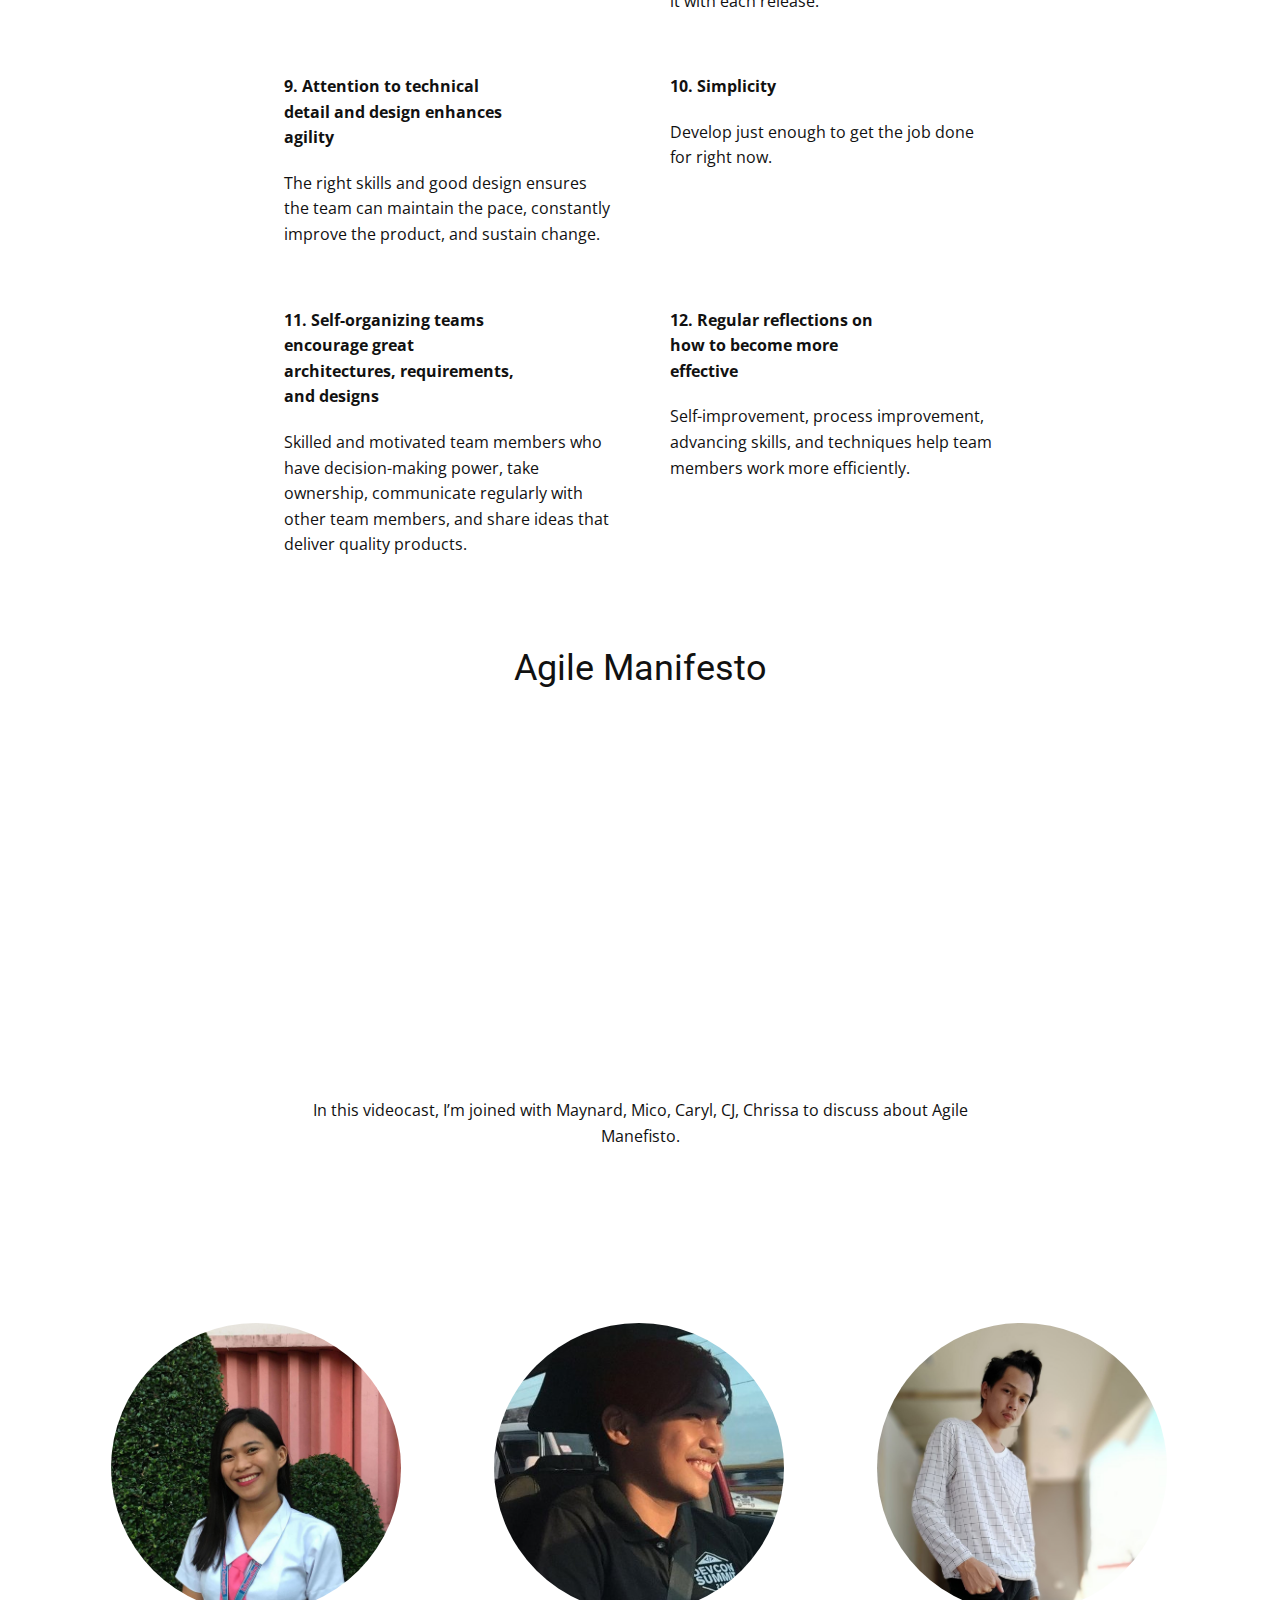
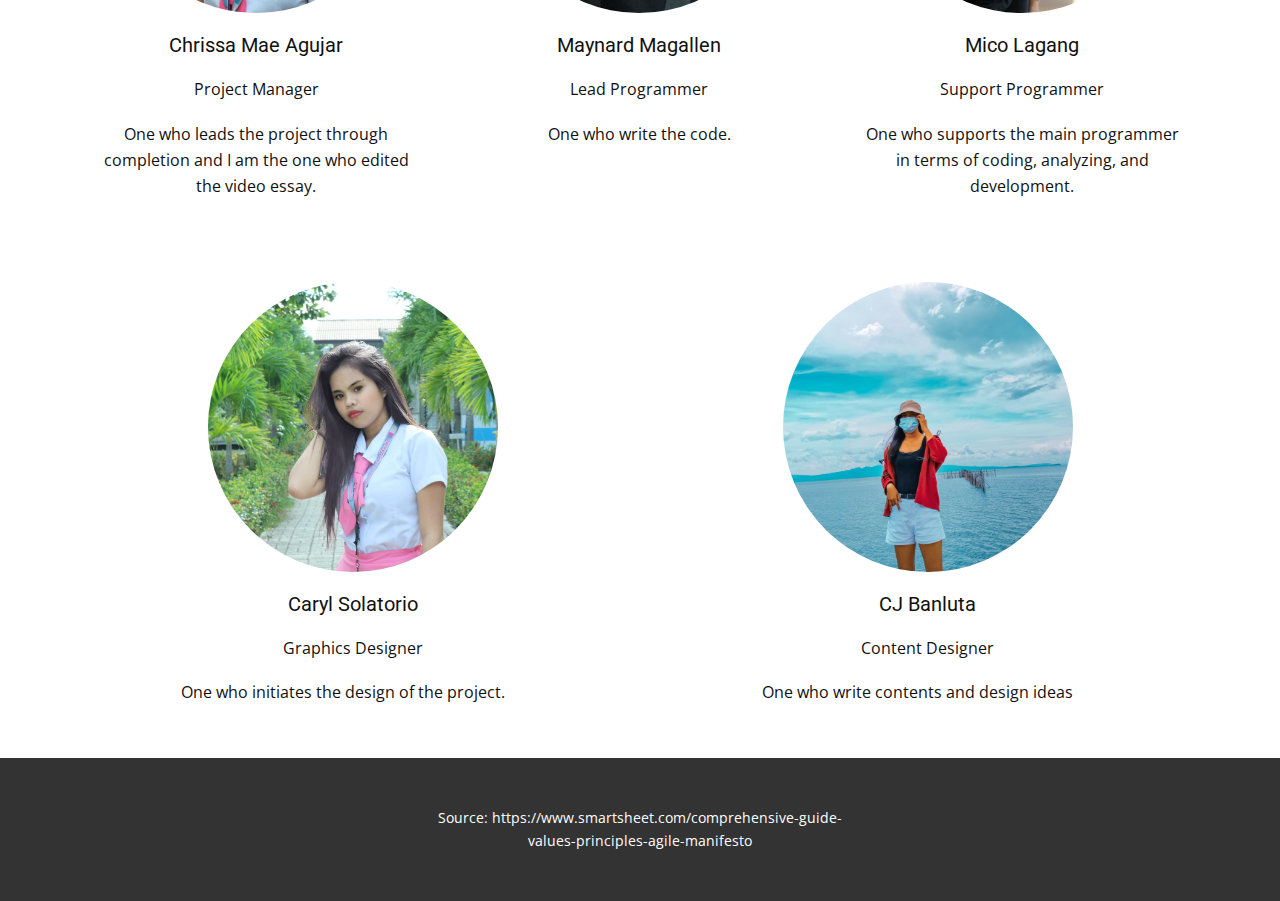
<file: Page-1.html>
<!DOCTYPE html>
<html style="font-size: 16px;">
  <head>
    <meta name="viewport" content="width=device-width, initial-scale=1.0">
    <meta charset="utf-8">
    <meta name="keywords" content="online training programs, Why people choose us, 1, 2, 3, 4, 5, 6, Life is Good, why us, Results &amp; Partnerships, Information partners, contact, get in touch, don't be shy">
    <meta name="description" content="">
    <meta name="page_type" content="np-template-header-footer-from-plugin">
    <title>Page 1</title>
    <link rel="stylesheet" href="nicepage.css" media="screen">
<link rel="stylesheet" href="Page-1.css" media="screen">
    <script class="u-script" type="text/javascript" src="jquery.js" defer=""></script>
    <script class="u-script" type="text/javascript" src="nicepage.js" defer=""></script>
    <meta name="generator" content="Nicepage 2.28.1, nicepage.com">
    <link id="u-theme-google-font" rel="stylesheet" href="https://fonts.googleapis.com/css?family=Roboto:100,100i,300,300i,400,400i,500,500i,700,700i,900,900i|Open+Sans:300,300i,400,400i,600,600i,700,700i,800,800i">
    <link id="u-page-google-font" rel="stylesheet" href="https://fonts.googleapis.com/css?family=Roboto:100,100i,300,300i,400,400i,500,500i,700,700i,900,900i">
    
    
    
    
    
    
    
    
    <script type="application/ld+json">{
		"@context": "http://schema.org",
		"@type": "Organization",
		"name": "",
		"url": "index.html"
}</script>
    <meta property="og:title" content="Page 1">
    <meta property="og:type" content="website">
    <meta name="theme-color" content="#391440">
    <link rel="canonical" href="index.html">
    <meta property="og:url" content="index.html">
  </head>
  <body class="u-body u-overlap"><header class="u-align-left u-clearfix u-header u-header" id="sec-073b"><div class="u-clearfix u-sheet u-sheet-1"></div></header>
    <section class="u-clearfix u-image u-section-1" id="carousel_b2f9">
      <div class="u-clearfix u-layout-wrap u-layout-wrap-1">
        <div class="u-layout">
          <div class="u-layout-row">
            <div class="u-align-left u-container-style u-layout-cell u-left-cell u-size-60 u-layout-cell-1">
              <div class="u-container-layout u-container-layout-1">
                <h1 class="u-text u-text-body-alt-color u-text-1">Agile manifesto</h1>
              </div>
            </div>
          </div>
        </div>
      </div>
    </section>
    <section class="u-align-center u-clearfix u-section-2" id="carousel_7f53">
      <div class="u-clearfix u-sheet u-sheet-1">
        <h2 class="u-text u-text-1">What is the Agile Manifesto?</h2>
        <p class="u-text u-text-2">Agile manifesto was formally produced by 17 developers during an outing on February 11-13, 2001, at The Lodge at Snowbird ski resort in Utah. <br>
          <br>The developers, who developed a manifesto, called themselves the Agile Alliance. They were seeking a restructuring of the traditional software development processes that they saw as cumbersome, unresponsive and too keen and focused on documentation. They wanted to bring a balance and improve on client involvement.&nbsp;
        </p>
        <h2 class="u-text u-text-default u-text-3">Core values</h2>
        <div class="u-expanded-width u-list u-repeater u-list-1">
          <div class="u-container-style u-list-item u-repeater-item">
            <div class="u-container-layout u-similar-container u-container-layout-1">
              <h1 class="u-align-center u-text u-text-default u-text-palette-3-light-2 u-text-4">1</h1>
              <h3 class="u-align-center u-text u-text-default u-text-5">INDIVIDUALS &amp; INTERACTION</h3>
              <p class="u-text u-text-default u-text-6">Valuing people more highly than processes or tools is easy to understand because it is the people who respond to business needs and drive the development process. If the process or the tools drive development, the team is less responsive to change and less likely to meet customer needs. Communication is an example of the difference between valuing individuals versus process.</p>
            </div>
          </div>
          <div class="u-container-style u-list-item u-repeater-item">
            <div class="u-container-layout u-similar-container u-container-layout-2">
              <h1 class="u-align-center u-text u-text-default u-text-palette-3-light-2 u-text-7">2</h1>
              <h3 class="u-align-center u-text u-text-default u-text-8">WORKING PRODUCTS</h3>
              <p class="u-text u-text-default u-text-9">Technical specifications, technical requirements, technical prospectus, interface design documents, test plans, documentation plans, and approvals required for each. The list was extensive and was a cause for the long delays in development. Agile does not eliminate documentation, but it streamlines it in a form that gives the developer what is needed to do the work without getting bogged down in minutiae. Agile documents requirements as user stories, which are sufficient for a software developer to begin the task of building a new function.</p>
            </div>
          </div>
          <div class="u-container-style u-list-item u-repeater-item">
            <div class="u-container-layout u-similar-container u-container-layout-3">
              <h1 class="u-align-center u-text u-text-default u-text-palette-3-light-2 u-text-10">3</h1>
              <h3 class="u-align-center u-text u-text-default u-text-11">Responding to Change</h3>
              <p class="u-text u-text-default u-text-12">Traditional software development regarded change as an expense, so it was to be avoided. The intention was to develop detailed, elaborate plans, with a defined set of features and with everything, generally, having as high a priority as everything else, and with a large number of many dependencies on delivering in a certain order so that the team can work on the next piece of the puzzle.</p>
            </div>
          </div>
          <div class="u-container-style u-list-item u-repeater-item">
            <div class="u-container-layout u-similar-container u-container-layout-4">
              <h1 class="u-align-center u-text u-text-default u-text-palette-3-light-2 u-text-13">4</h1>
              <h3 class="u-align-center u-text u-text-default u-text-14">Customer Collaboration</h3>
              <p class="u-text u-text-default u-text-15">The Agile Manifesto describes a customer who is engaged and collaborates throughout the development process, making. This makes it far easier for development to meet their needs of the customer. Agile methods may include the customer at intervals for periodic demos, but a project could just as easily have an end-user as a daily part of the team and attending all meetings, ensuring the product meets the business needs of the customer.</p>
            </div>
          </div>
        </div>
      </div>
    </section>
    <section class="u-clearfix u-grey-5 u-section-3" id="sec-8ea2">
      <div class="u-clearfix u-sheet u-valign-middle u-sheet-1">
        <h3 class="u-text u-text-1">12 Agile Manifesto Principles</h3>
        <p class="u-text u-text-2">The Twelve Principles are the guiding principles for the methodologies that are included under the title “The Agile Movement.” They describe a culture in which change is welcome, and the customer is the focus of the work. They also demonstrate the movement’s intent as described by Alistair Cockburn, one of the signatories to the Agile Manifesto, which is to bring development into alignment with business needs.</p>
      </div>
    </section>
    <section class="u-clearfix u-section-4" id="sec-2fc8">
      <div class="u-clearfix u-sheet u-sheet-1">
        <div class="u-list u-repeater u-list-1">
          <div class="u-container-style u-list-item u-repeater-item">
            <div class="u-container-layout u-similar-container u-container-layout-1">
              <p class="u-text u-text-1">1.&nbsp;Customer satisfaction through early and continuous software delivery</p>
              <p class="u-text u-text-default u-text-2">Customers are happier when they receive working software at regular intervals, rather than waiting extended periods of time between releases.</p>
            </div>
          </div>
          <div class="u-container-style u-list-item u-repeater-item">
            <div class="u-container-layout u-similar-container u-container-layout-2">
              <p class="u-text u-text-3">2.&nbsp;Accommodate changing requirements throughout the development process</p>
              <p class="u-text u-text-default u-text-4">The ability to avoid delays when a requirement or feature request changes.</p>
            </div>
          </div>
          <div class="u-container-style u-list-item u-repeater-item">
            <div class="u-container-layout u-similar-container u-container-layout-3">
              <p class="u-text u-text-5">3.&nbsp;Frequent delivery of working software</p>
              <p class="u-text u-text-default u-text-6">Scrum accommodates this principle since the team operates in software sprints or iterations that ensure regular delivery of working software.</p>
            </div>
          </div>
          <div class="u-container-style u-list-item u-repeater-item">
            <div class="u-container-layout u-similar-container u-container-layout-4">
              <p class="u-text u-text-7">4.&nbsp;Collaboration between the business stakeholders and developers throughout the project</p>
              <p class="u-text u-text-default u-text-8">Better decisions are made when the business and technical team are aligned.</p>
            </div>
          </div>
          <div class="u-container-style u-list-item u-repeater-item">
            <div class="u-container-layout u-similar-container u-container-layout-5">
              <p class="u-text u-text-9">5.&nbsp;Support, trust, and motivate the people involved</p>
              <p class="u-text u-text-default u-text-10">Motivated teams are more likely to deliver their best work than unhappy teams.</p>
            </div>
          </div>
          <div class="u-container-style u-list-item u-repeater-item">
            <div class="u-container-layout u-similar-container u-container-layout-6">
              <p class="u-text u-text-11">6.&nbsp;Enable face-to-face interactions</p>
              <p class="u-text u-text-default u-text-12">Communication is more successful when development teams are co-located.</p>
            </div>
          </div>
          <div class="u-container-style u-list-item u-repeater-item">
            <div class="u-container-layout u-similar-container u-container-layout-7">
              <p class="u-text u-text-13">7.&nbsp;Working software is the primary measure of progress</p>
              <p class="u-text u-text-default u-text-14">Delivering functional software to the customer is the ultimate factor that measures progress.</p>
            </div>
          </div>
          <div class="u-container-style u-list-item u-repeater-item">
            <div class="u-container-layout u-similar-container u-container-layout-8">
              <p class="u-text u-text-15">8.&nbsp;Agile processes to support a consistent development pace</p>
              <p class="u-text u-text-default u-text-16">Teams establish a repeatable and maintainable speed at which they can deliver working software, and they repeat it with each release.</p>
            </div>
          </div>
          <div class="u-container-style u-list-item u-repeater-item">
            <div class="u-container-layout u-similar-container u-container-layout-9">
              <p class="u-text u-text-17">9.&nbsp;Attention to technical detail and design enhances agility</p>
              <p class="u-text u-text-default u-text-18">The right skills and good design ensures the team can maintain the pace, constantly improve the product, and sustain change.</p>
            </div>
          </div>
          <div class="u-container-style u-list-item u-repeater-item">
            <div class="u-container-layout u-similar-container u-container-layout-10">
              <p class="u-text u-text-19">10.&nbsp;Simplicity</p>
              <p class="u-text u-text-default u-text-20">Develop just enough to get the job done for right now.</p>
            </div>
          </div>
          <div class="u-container-style u-list-item u-repeater-item">
            <div class="u-container-layout u-similar-container u-container-layout-11">
              <p class="u-text u-text-21">11.&nbsp;Self-organizing teams encourage great architectures, requirements, and designs</p>
              <p class="u-text u-text-default u-text-22">Skilled and motivated team members who have decision-making power, take ownership, communicate regularly with other team members, and share ideas that deliver quality products.</p>
            </div>
          </div>
          <div class="u-container-style u-list-item u-repeater-item">
            <div class="u-container-layout u-similar-container u-container-layout-12">
              <p class="u-text u-text-23">12. Regular reflections on how to become more effective&nbsp;</p>
              <p class="u-text u-text-default u-text-24">Self-improvement, process improvement, advancing skills, and techniques help team members work more efficiently.</p>
            </div>
          </div>
        </div>
      </div>
    </section>
    <section class="u-align-center u-clearfix u-section-5" id="sec-94af">
      <div class="u-clearfix u-sheet u-sheet-1">
        <h2 class="u-text u-text-1">Agile Manifesto</h2>
        <div class="u-expanded-width-sm u-expanded-width-xs u-video u-video-1">
          <div style="position: absolute; width: 100%; height: 100%; left: 0; top: 0;" class="embed-responsive">
            <iframe style="position: absolute;top: 0;left: 0;width: 100%;height: 100%;" class="embed-responsive-item" src="https://www.youtube.com/embed/Zu8tn4IG_ho?mute=0&amp;showinfo=0&amp;controls=0&amp;start=0" frameborder="0" allowfullscreen=""></iframe>
          </div>
        </div>
        <p class="u-text u-text-2">In this videocast, I’m joined with Maynard, Mico, Caryl, CJ, Chrissa to discuss about Agile Manefisto.</p>
      </div>
    </section>
    <section class="u-clearfix u-section-6" id="sec-1f20">
      <div class="u-clearfix u-sheet u-sheet-1">
        <div class="u-expanded-width u-list u-repeater u-list-1">
          <div class="u-align-center u-container-style u-list-item u-repeater-item">
            <div class="u-container-layout u-similar-container u-valign-top u-container-layout-1">
              <div alt="" class="u-image u-image-circle u-image-1" src=""></div>
              <h5 class="u-align-center-lg u-align-center-md u-align-center-sm u-align-center-xs u-text u-text-1">Chrissa Mae Agujar</h5>
              <p class="u-align-center-lg u-align-center-md u-align-center-sm u-align-center-xs u-text u-text-2">Project Manager</p>
              <p class="u-text u-text-3">One who leads the project through completion and I am the one who edited the video essay.</p>
            </div>
          </div>
          <div class="u-align-center u-container-style u-list-item u-repeater-item">
            <div class="u-container-layout u-similar-container u-valign-top u-container-layout-2">
              <div alt="" class="u-image u-image-circle u-image-2" src="" data-image-width="400" data-image-height="400"></div>
              <h5 class="u-text u-text-4">Maynard Magallen</h5>
              <p class="u-align-center-lg u-align-center-md u-align-center-sm u-align-center-xs u-text u-text-5">Lead Programmer</p>
              <p class="u-text u-text-6">One who write the code.</p>
            </div>
          </div>
          <div class="u-align-center u-container-style u-list-item u-repeater-item">
            <div class="u-container-layout u-similar-container u-valign-top u-container-layout-3">
              <div alt="" class="u-image u-image-circle u-image-3" src=""></div>
              <h5 class="u-text u-text-7">Mico Lagang</h5>
              <p class="u-align-center-lg u-align-center-md u-align-center-sm u-align-center-xs u-text u-text-8">Support Programmer</p>
              <p class="u-text u-text-9">One who supports the main programmer in terms of coding, analyzing, and development.</p>
            </div>
          </div>
        </div>
      </div>
    </section>
    <section class="u-clearfix u-section-7" id="carousel_33d1">
      <div class="u-clearfix u-sheet u-valign-middle u-sheet-1">
        <div class="u-list u-repeater u-list-1">
          <div class="u-align-center u-container-style u-list-item u-repeater-item">
            <div class="u-container-layout u-similar-container u-valign-bottom u-container-layout-1">
              <div alt="" class="u-image u-image-circle u-image-1" src=""></div>
              <h5 class="u-align-center-lg u-align-center-md u-align-center-sm u-align-center-xs u-text u-text-1">Caryl Solatorio</h5>
              <p class="u-align-center-lg u-align-center-md u-align-center-sm u-align-center-xs u-text u-text-2">Graphics Designer</p>
              <p class="u-text u-text-3">One who initiates the design of the project.</p>
            </div>
          </div>
          <div class="u-align-center u-container-style u-list-item u-repeater-item">
            <div class="u-container-layout u-similar-container u-valign-bottom u-container-layout-2">
              <div alt="" class="u-image u-image-circle u-image-2" src=""></div>
              <h5 class="u-text u-text-4">CJ Banluta</h5>
              <p class="u-align-center-lg u-align-center-md u-align-center-sm u-align-center-xs u-text u-text-5">Content Designer</p>
              <p class="u-text u-text-6">One who write contents and design ideas</p>
            </div>
          </div>
        </div>
      </div>
    </section>
    
    
    <footer class="u-align-center u-clearfix u-footer u-grey-80 u-footer" id="sec-d716"><div class="u-clearfix u-sheet u-sheet-1">
        <p class="u-small-text u-text u-text-variant u-text-1">Source:&nbsp;https://www.smartsheet.com/comprehensive-guide-values-principles-agile-manifesto</p>
      </div></footer>
  </body>
</html>
</file>
<file: Page-1.css>
.u-section-1 {background-image: url("images/devs.jpg"); background-position: 50% 50%; min-height: 607px}
.u-section-1 .u-layout-wrap-1 {width: calc(((100% - 1140px) / 2) + 1140px); margin: 0 0 0 auto}
.u-section-1 .u-layout-cell-1 {min-height: 607px}
.u-section-1 .u-container-layout-1 {padding: 30px 60px}
.u-section-1 .u-text-1 {font-size: 5rem; background-image: none; text-transform: uppercase; font-weight: 700; font-family: Roboto, sans-serif; margin: 214px 0 0} 

@media (max-width: 1199px){ .u-section-1 {min-height: 413px}
.u-section-1 .u-layout-wrap-1 {width: calc(((100% - 940px) / 2) + 940px)}
.u-section-1 .u-layout-cell-1 {min-height: 501px}
.u-section-1 .u-container-layout-1 {padding-left: 40px; padding-right: 40px}
.u-section-1 .u-text-1 {font-size: 3.75rem; margin-top: 88px} }

@media (max-width: 991px){ .u-section-1 {min-height: 300px}
.u-section-1 .u-layout-wrap-1 {width: calc(((100% - 720px) / 2) + 720px)}
.u-section-1 .u-layout-cell-1 {min-height: 100px}
.u-section-1 .u-container-layout-1 {padding-left: 30px; padding-right: 30px}
.u-section-1 .u-text-1 {font-size: 3rem} }

@media (max-width: 767px){ .u-section-1 {min-height: 516px}
.u-section-1 .u-layout-wrap-1 {width: calc(((100% - 540px) / 2) + 540px)}
.u-section-1 .u-container-layout-1 {padding-right: 50px; padding-left: 10px} }

@media (max-width: 575px){ .u-section-1 {min-height: 323px}
.u-section-1 .u-layout-wrap-1 {width: calc(((100% - 340px) / 2) + 340px)}
.u-section-1 .u-text-1 {font-size: 3.75rem} }.u-section-2 .u-sheet-1 {min-height: 1156px}
.u-section-2 .u-text-1 {font-weight: 700; text-transform: uppercase; font-size: 3rem; margin: 60px auto 0}
.u-section-2 .u-text-2 {width: 828px; margin: 17px auto 0}
.u-section-2 .u-text-3 {font-weight: 700; text-transform: uppercase; font-size: 3rem; margin: 48px auto 0}
.u-section-2 .u-list-1 {min-height: 684px; grid-template-columns: calc(((100% - 1140px) / 2)  + 565px) calc(((100% - 1140px) / 2)  + 565px); grid-template-rows: auto auto; grid-gap: 10px 10px; height: auto; margin: 0 0 60px auto}
.u-section-2 .u-container-layout-1 {padding: 30px}
.u-section-2 .u-text-4 {font-size: 15.625rem; font-weight: 900; margin: 0 auto}
.u-section-2 .u-text-5 {font-size: 1.5rem; text-transform: uppercase; font-weight: 400; margin: -213px auto 0}
.u-section-2 .u-text-6 {margin: 77px 0 0}
.u-section-2 .u-container-layout-2 {padding: 30px}
.u-section-2 .u-text-7 {font-size: 15.625rem; font-weight: 900; margin: 0 auto}
.u-section-2 .u-text-8 {font-size: 1.5rem; text-transform: uppercase; font-weight: 400; margin: -213px auto 0}
.u-section-2 .u-text-9 {margin: 77px 0 0}
.u-section-2 .u-container-layout-3 {padding: 30px}
.u-section-2 .u-text-10 {font-size: 15.625rem; font-weight: 900; margin: 0 auto}
.u-section-2 .u-text-11 {font-size: 1.5rem; text-transform: uppercase; font-weight: 400; margin: -213px auto 0}
.u-section-2 .u-text-12 {margin: 77px 0 0}
.u-section-2 .u-container-layout-4 {padding: 30px}
.u-section-2 .u-text-13 {font-size: 15.625rem; font-weight: 900; margin: 0 auto}
.u-section-2 .u-text-14 {font-size: 1.5rem; text-transform: uppercase; font-weight: 400; margin: -213px auto 0}
.u-section-2 .u-text-15 {margin: 77px 0 0} 

@media (max-width: 1199px){ .u-section-2 .u-sheet-1 {min-height: 1036px}
.u-section-2 .u-text-2 {margin-left: 194px}
.u-section-2 .u-list-1 {min-height: 564px; grid-template-columns: 33.3333% 33.3333% 33.3333%; margin-bottom: 0; margin-right: initial; margin-left: initial} }

@media (max-width: 991px){ .u-section-2 .u-sheet-1 {min-height: 1190px}
.u-section-2 .u-text-1 {width: 565px}
.u-section-2 .u-text-2 {margin-left: 25px; margin-right: 25px; width: 720px}
.u-section-2 .u-text-3 {margin-top: 367px}
.u-section-2 .u-list-1 {grid-template-columns: 50% 50%; margin-top: 20px; margin-bottom: 60px; margin-right: initial; margin-left: initial} }

@media (max-width: 767px){ .u-section-2 .u-sheet-1 {min-height: 2331px}
.u-section-2 .u-text-1 {margin-left: 40px; margin-right: 40px; width: 540px}
.u-section-2 .u-text-2 {margin-left: 10px; margin-right: 10px; width: 540px}
.u-section-2 .u-text-3 {margin-top: 1363px}
.u-section-2 .u-list-1 {grid-template-columns: 100%; margin-right: initial; margin-left: initial}
.u-section-2 .u-container-layout-1 {padding-left: 10px; padding-right: 10px}
.u-section-2 .u-container-layout-2 {padding-left: 10px; padding-right: 10px}
.u-section-2 .u-container-layout-3 {padding-left: 10px; padding-right: 10px}
.u-section-2 .u-container-layout-4 {padding-left: 10px; padding-right: 10px} }

@media (max-width: 575px){ .u-section-2 .u-sheet-1 {min-height: 1609px}
.u-section-2 .u-text-1 {font-size: 2.25rem; margin-top: 38px; margin-left: 0; margin-right: 0; width: 340px}
.u-section-2 .u-text-2 {margin-top: 20px; margin-right: auto; margin-left: auto; width: 340px}
.u-section-2 .u-text-3 {font-size: 1.5rem; margin-top: 632px}
.u-section-2 .u-text-4 {font-size: 6rem; width: auto}
.u-section-2 .u-text-5 {width: auto; margin-top: -95px}
.u-section-2 .u-text-6 {margin-top: 10px}
.u-section-2 .u-text-7 {font-size: 6rem; width: auto}
.u-section-2 .u-text-8 {width: auto; margin-top: -95px}
.u-section-2 .u-text-9 {margin-top: 10px}
.u-section-2 .u-text-10 {font-size: 6rem; width: auto}
.u-section-2 .u-text-11 {width: auto; margin-top: -95px}
.u-section-2 .u-text-12 {margin-top: 10px}
.u-section-2 .u-text-13 {font-size: 6rem; width: auto}
.u-section-2 .u-text-14 {width: auto; margin-top: -95px}
.u-section-2 .u-text-15 {margin-top: 10px} }.u-section-3 {background-image: none}
.u-section-3 .u-sheet-1 {min-height: 331px}
.u-section-3 .u-text-1 {font-weight: 700; width: 803px; margin: 60px auto 0}
.u-section-3 .u-text-2 {width: 803px; font-size: 1.125rem; margin: 28px auto 60px} 

@media (max-width: 991px){ .u-section-3 .u-text-1 {width: 720px}
.u-section-3 .u-text-2 {width: 720px} }

@media (max-width: 767px){ .u-section-3 .u-text-1 {width: 540px}
.u-section-3 .u-text-2 {width: 540px} }

@media (max-width: 575px){ .u-section-3 .u-text-1 {width: 340px}
.u-section-3 .u-text-2 {width: 340px} }.u-section-4 .u-sheet-1 {min-height: 1506px}
.u-section-4 .u-list-1 {width: 773px; min-height: 1478px; grid-template-rows: auto auto auto; grid-template-columns: 50% 50%; grid-gap: 0 0; height: auto; margin: 27px auto 0}
.u-section-4 .u-container-layout-1 {padding: 30px}
.u-section-4 .u-text-1 {font-weight: 700; margin: 0 88px 0 0}
.u-section-4 .u-text-2 {margin: 20px auto 0 0}
.u-section-4 .u-container-layout-2 {padding: 30px}
.u-section-4 .u-text-3 {font-weight: 700; margin: 0 88px 0 0}
.u-section-4 .u-text-4 {margin: 20px auto 0 0}
.u-section-4 .u-container-layout-3 {padding: 30px}
.u-section-4 .u-text-5 {font-weight: 700; margin: 0 88px 0 0}
.u-section-4 .u-text-6 {margin: 20px auto 0 0}
.u-section-4 .u-container-layout-4 {padding: 30px}
.u-section-4 .u-text-7 {font-weight: 700; margin: 0 88px 0 0}
.u-section-4 .u-text-8 {margin: 20px auto 0 0}
.u-section-4 .u-container-layout-5 {padding: 30px}
.u-section-4 .u-text-9 {font-weight: 700; margin: 0 88px 0 0}
.u-section-4 .u-text-10 {margin: 20px auto 0 0}
.u-section-4 .u-container-layout-6 {padding: 30px}
.u-section-4 .u-text-11 {font-weight: 700; margin: 0 88px 0 0}
.u-section-4 .u-text-12 {margin: 20px auto 0 0}
.u-section-4 .u-container-layout-7 {padding: 30px}
.u-section-4 .u-text-13 {font-weight: 700; margin: 0 88px 0 0}
.u-section-4 .u-text-14 {margin: 20px auto 0 0}
.u-section-4 .u-container-layout-8 {padding: 30px}
.u-section-4 .u-text-15 {font-weight: 700; margin: 0 88px 0 0}
.u-section-4 .u-text-16 {margin: 20px auto 0 0}
.u-section-4 .u-container-layout-9 {padding: 30px}
.u-section-4 .u-text-17 {font-weight: 700; margin: 0 88px 0 0}
.u-section-4 .u-text-18 {margin: 20px auto 0 0}
.u-section-4 .u-container-layout-10 {padding: 30px}
.u-section-4 .u-text-19 {font-weight: 700; margin: 0 88px 0 0}
.u-section-4 .u-text-20 {margin: 20px auto 0 0}
.u-section-4 .u-container-layout-11 {padding: 30px}
.u-section-4 .u-text-21 {font-weight: 700; margin: 0 88px 0 0}
.u-section-4 .u-text-22 {margin: 20px auto 0 0}
.u-section-4 .u-container-layout-12 {padding: 30px}
.u-section-4 .u-text-23 {font-weight: 700; margin: 0 88px 0 0}
.u-section-4 .u-text-24 {margin: 20px auto 0 0} 

@media (max-width: 1199px){ .u-section-4 .u-sheet-1 {min-height: 1030px}
.u-section-4 .u-list-1 {min-height: 1002px; grid-template-columns: repeat(2, 50%)} }

@media (max-width: 991px){ .u-section-4 .u-list-1 {width: 720px; grid-template-columns: 100%}
.u-section-4 .u-text-1 {margin-right: 35px}
.u-section-4 .u-text-3 {margin-right: 35px}
.u-section-4 .u-text-5 {margin-right: 35px}
.u-section-4 .u-text-7 {margin-right: 35px}
.u-section-4 .u-text-9 {margin-right: 35px}
.u-section-4 .u-text-11 {margin-right: 35px}
.u-section-4 .u-text-13 {margin-right: 35px}
.u-section-4 .u-text-15 {margin-right: 35px}
.u-section-4 .u-text-17 {margin-right: 35px}
.u-section-4 .u-text-19 {margin-right: 35px}
.u-section-4 .u-text-21 {margin-right: 35px}
.u-section-4 .u-text-23 {margin-right: 35px} }

@media (max-width: 767px){ .u-section-4 .u-list-1 {width: 540px}
.u-section-4 .u-container-layout-1 {padding-left: 10px; padding-right: 10px}
.u-section-4 .u-text-1 {margin-right: 0}
.u-section-4 .u-container-layout-2 {padding-left: 10px; padding-right: 10px}
.u-section-4 .u-text-3 {margin-right: 0}
.u-section-4 .u-container-layout-3 {padding-left: 10px; padding-right: 10px}
.u-section-4 .u-text-5 {margin-right: 0}
.u-section-4 .u-container-layout-4 {padding-left: 10px; padding-right: 10px}
.u-section-4 .u-text-7 {margin-right: 0}
.u-section-4 .u-container-layout-5 {padding-left: 10px; padding-right: 10px}
.u-section-4 .u-text-9 {margin-right: 0}
.u-section-4 .u-container-layout-6 {padding-left: 10px; padding-right: 10px}
.u-section-4 .u-text-11 {margin-right: 0}
.u-section-4 .u-container-layout-7 {padding-left: 10px; padding-right: 10px}
.u-section-4 .u-text-13 {margin-right: 0}
.u-section-4 .u-container-layout-8 {padding-left: 10px; padding-right: 10px}
.u-section-4 .u-text-15 {margin-right: 0}
.u-section-4 .u-container-layout-9 {padding-left: 10px; padding-right: 10px}
.u-section-4 .u-text-17 {margin-right: 0}
.u-section-4 .u-container-layout-10 {padding-left: 10px; padding-right: 10px}
.u-section-4 .u-text-19 {margin-right: 0}
.u-section-4 .u-container-layout-11 {padding-left: 10px; padding-right: 10px}
.u-section-4 .u-text-21 {margin-right: 0}
.u-section-4 .u-container-layout-12 {padding-left: 10px; padding-right: 10px}
.u-section-4 .u-text-23 {margin-right: 0} }

@media (max-width: 575px){ .u-section-4 .u-list-1 {width: 340px} }.u-section-5 .u-sheet-1 {min-height: 639px}
.u-section-5 .u-text-1 {margin: 60px 230px 0}
.u-section-5 .u-video-1 {height: 360px; width: 640px; margin: 20px auto 0}
.u-section-5 .u-text-2 {width: 680px; margin: 30px auto 60px} 

@media (max-width: 1199px){ .u-section-5 .u-text-1 {width: 680px; margin-left: 130px; margin-right: 130px} }

@media (max-width: 991px){ .u-section-5 .u-text-1 {margin-left: 20px; margin-right: 20px} }

@media (max-width: 767px){ .u-section-5 .u-sheet-1 {min-height: 562px}
.u-section-5 .u-text-1 {width: 540px; margin-left: 0; margin-right: 0}
.u-section-5 .u-video-1 {height: 303px; margin-bottom: -17px; margin-right: initial; margin-left: initial; width: auto}
.u-section-5 .u-text-2 {width: 540px} }

@media (max-width: 575px){ .u-section-5 .u-sheet-1 {min-height: 479px}
.u-section-5 .u-text-1 {width: 340px}
.u-section-5 .u-video-1 {height: 195px; margin-bottom: -23px; width: auto; margin-right: initial; margin-left: initial}
.u-section-5 .u-text-2 {width: 340px} }.u-section-6 .u-sheet-1 {min-height: 549px}
.u-section-6 .u-list-1 {min-height: 440px; grid-gap: 10px 10px; grid-template-columns: calc(33.3333% - 7px) calc(33.3333% - 7px) calc(33.3333% - 7px); grid-template-rows: auto; height: auto; margin: 65px auto 45px 0}
.u-section-6 .u-container-layout-1 {padding: 30px}
.u-section-6 .u-image-1 {width: 290px; height: 290px; background-image: url("images/123005715_2672329316416169_3027819584795876358_n.jpg"); background-position: 50% 50%; margin: 0 auto}
.u-section-6 .u-text-1 {margin: 20px 0 0}
.u-section-6 .u-text-2 {margin: 20px 0 0}
.u-section-6 .u-text-3 {margin: 20px 0 0}
.u-section-6 .u-container-layout-2 {padding: 30px}
.u-section-6 .u-image-2 {width: 290px; height: 290px; background-image: url("images/Eu_q7Ggx_400x400.jpg"); background-position: 50% 50%; margin: 0 auto}
.u-section-6 .u-text-4 {margin: 20px 0 0}
.u-section-6 .u-text-5 {margin: 20px 0 0}
.u-section-6 .u-text-6 {margin: 20px 0 0}
.u-section-6 .u-container-layout-3 {padding: 30px}
.u-section-6 .u-image-3 {width: 290px; height: 290px; background-image: url("images/mico.jpg"); background-position: 50% 50%; margin: 0 auto}
.u-section-6 .u-text-7 {margin: 20px 0 0}
.u-section-6 .u-text-8 {margin: 20px 0 0}
.u-section-6 .u-text-9 {margin: 20px 0 0} 

@media (max-width: 1199px){ .u-section-6 .u-sheet-1 {min-height: 471px}
.u-section-6 .u-list-1 {min-height: 362px; grid-template-columns: repeat(3, calc(33.333333333333336% - 7px)); margin-right: initial; margin-left: initial}
.u-section-6 .u-image-1 {width: 232px; height: 232px}
.u-section-6 .u-image-2 {width: 232px; height: 232px}
.u-section-6 .u-image-3 {width: 232px; height: 232px} }

@media (max-width: 991px){ .u-section-6 .u-sheet-1 {min-height: 1015px}
.u-section-6 .u-list-1 {min-height: 832px; grid-template-columns: repeat(2, calc(((100% - 720px) / 2)  + 355px)); margin-right: initial; margin-left: initial} }

@media (max-width: 767px){ .u-section-6 .u-list-1 {grid-template-columns: 100%; margin-right: initial; margin-left: initial}
.u-section-6 .u-container-layout-1 {padding-left: 10px; padding-right: 10px}
.u-section-6 .u-container-layout-2 {padding-left: 10px; padding-right: 10px}
.u-section-6 .u-container-layout-3 {padding-left: 10px; padding-right: 10px} }.u-section-7 .u-sheet-1 {min-height: 484px}
.u-section-7 .u-list-1 {width: 1140px; min-height: 432px; grid-gap: 10px 10px; grid-template-columns: calc(((100% - 1140px) / 2)  + 565px) calc(((100% - 1140px) / 2)  + 565px); grid-template-rows: auto; margin: -35px auto 10px 0}
.u-section-7 .u-container-layout-1 {padding: 30px}
.u-section-7 .u-image-1 {width: 290px; height: 290px; background-image: url("images/caryl.jpg"); background-position: 50% 50%; margin: 0 auto}
.u-section-7 .u-text-1 {margin: 20px 0 0}
.u-section-7 .u-text-2 {margin: 20px 0 0}
.u-section-7 .u-text-3 {margin: 18px 20px 0 0}
.u-section-7 .u-container-layout-2 {padding: 30px}
.u-section-7 .u-image-2 {width: 290px; height: 290px; background-image: url("images/cj.jpg"); background-position: 50% 50%; margin: 0 auto}
.u-section-7 .u-text-4 {margin: 20px 0 0}
.u-section-7 .u-text-5 {margin: 20px 0 0}
.u-section-7 .u-text-6 {margin: 18px 20px 0 0} 

@media (max-width: 1199px){ .u-section-7 .u-sheet-1 {min-height: 408px}
.u-section-7 .u-list-1 {width: 940px; min-height: 356px; grid-template-columns: repeat(2, calc(((100% - 940px) / 2)  + 465px))}
.u-section-7 .u-image-1 {width: 232px; height: 232px}
.u-section-7 .u-text-3 {margin-right: 0}
.u-section-7 .u-image-2 {width: 232px; height: 232px}
.u-section-7 .u-text-6 {margin-right: 0} }

@media (max-width: 991px){ .u-section-7 .u-sheet-1 {min-height: 1015px}
.u-section-7 .u-list-1 {width: 720px; grid-template-columns: 100%} }

@media (max-width: 767px){ .u-section-7 .u-list-1 {width: 540px}
.u-section-7 .u-container-layout-1 {padding-left: 10px; padding-right: 10px}
.u-section-7 .u-container-layout-2 {padding-left: 10px; padding-right: 10px} }

@media (max-width: 575px){ .u-section-7 .u-list-1 {width: 340px} }
</file>
<file: Home.css>
.u-section-1 {background-image: url("images/devs.jpg"); background-position: 50% 50%; min-height: 607px}
.u-section-1 .u-layout-wrap-1 {width: calc(((100% - 1140px) / 2) + 1140px); margin: 0 0 0 auto}
.u-section-1 .u-layout-cell-1 {min-height: 607px}
.u-section-1 .u-container-layout-1 {padding: 30px 60px}
.u-section-1 .u-text-1 {font-size: 5rem; background-image: none; text-transform: uppercase; font-weight: 700; font-family: Roboto, sans-serif; margin: 214px 0 0} 

@media (max-width: 1199px){ .u-section-1 {min-height: 413px}
.u-section-1 .u-layout-wrap-1 {width: calc(((100% - 940px) / 2) + 940px)}
.u-section-1 .u-layout-cell-1 {min-height: 501px}
.u-section-1 .u-container-layout-1 {padding-left: 40px; padding-right: 40px}
.u-section-1 .u-text-1 {font-size: 3.75rem; margin-top: 88px} }

@media (max-width: 991px){ .u-section-1 {min-height: 300px}
.u-section-1 .u-layout-wrap-1 {width: calc(((100% - 720px) / 2) + 720px)}
.u-section-1 .u-layout-cell-1 {min-height: 100px}
.u-section-1 .u-container-layout-1 {padding-left: 30px; padding-right: 30px}
.u-section-1 .u-text-1 {font-size: 3rem} }

@media (max-width: 767px){ .u-section-1 {min-height: 516px}
.u-section-1 .u-layout-wrap-1 {width: calc(((100% - 540px) / 2) + 540px)}
.u-section-1 .u-container-layout-1 {padding-right: 50px; padding-left: 10px} }

@media (max-width: 575px){ .u-section-1 {min-height: 323px}
.u-section-1 .u-layout-wrap-1 {width: calc(((100% - 340px) / 2) + 340px)}
.u-section-1 .u-text-1 {font-size: 3.75rem} }.u-section-2 .u-sheet-1 {min-height: 1156px}
.u-section-2 .u-text-1 {font-weight: 700; text-transform: uppercase; font-size: 3rem; margin: 60px auto 0}
.u-section-2 .u-text-2 {width: 828px; margin: 17px auto 0}
.u-section-2 .u-text-3 {font-weight: 700; text-transform: uppercase; font-size: 3rem; margin: 48px auto 0}
.u-section-2 .u-list-1 {min-height: 684px; grid-template-columns: calc(((100% - 1140px) / 2) + 565px) calc(((100% - 1140px) / 2) + 565px); grid-template-rows: auto auto; grid-gap: 10px 10px; margin: 0 0 60px auto}
.u-section-2 .u-container-layout-1 {padding: 30px}
.u-section-2 .u-text-4 {font-size: 15.625rem; font-weight: 900; margin: 0 auto}
.u-section-2 .u-text-5 {font-size: 1.5rem; text-transform: uppercase; font-weight: 400; margin: -213px auto 0}
.u-section-2 .u-text-6 {margin: 77px 0 0}
.u-section-2 .u-container-layout-2 {padding: 30px}
.u-section-2 .u-text-7 {font-size: 15.625rem; font-weight: 900; margin: 0 auto}
.u-section-2 .u-text-8 {font-size: 1.5rem; text-transform: uppercase; font-weight: 400; margin: -213px auto 0}
.u-section-2 .u-text-9 {margin: 77px 0 0}
.u-section-2 .u-container-layout-3 {padding: 30px}
.u-section-2 .u-text-10 {font-size: 15.625rem; font-weight: 900; margin: 0 auto}
.u-section-2 .u-text-11 {font-size: 1.5rem; text-transform: uppercase; font-weight: 400; margin: -213px auto 0}
.u-section-2 .u-text-12 {margin: 77px 0 0}
.u-section-2 .u-container-layout-4 {padding: 30px}
.u-section-2 .u-text-13 {font-size: 15.625rem; font-weight: 900; margin: 0 auto}
.u-section-2 .u-text-14 {font-size: 1.5rem; text-transform: uppercase; font-weight: 400; margin: -213px auto 0}
.u-section-2 .u-text-15 {margin: 77px 0 0} 

@media (max-width: 1199px){ .u-section-2 .u-sheet-1 {min-height: 1036px}
.u-section-2 .u-text-2 {margin-left: 194px}
.u-section-2 .u-list-1 {min-height: 564px; grid-template-columns: 33.3333% 33.3333% 33.3333%; height: auto; margin-bottom: 0; margin-right: initial; margin-left: initial} }

@media (max-width: 991px){ .u-section-2 .u-sheet-1 {min-height: 1190px}
.u-section-2 .u-text-1 {width: 565px}
.u-section-2 .u-text-2 {margin-left: 25px; margin-right: 25px; width: 720px}
.u-section-2 .u-text-3 {margin-top: 367px}
.u-section-2 .u-list-1 {grid-template-columns: 50% 50%; margin-top: 20px; margin-bottom: 60px; margin-right: initial; margin-left: initial} }

@media (max-width: 767px){ .u-section-2 .u-sheet-1 {min-height: 2331px}
.u-section-2 .u-text-1 {margin-left: 40px; margin-right: 40px; width: 540px}
.u-section-2 .u-text-2 {margin-left: 10px; margin-right: 10px; width: 540px}
.u-section-2 .u-text-3 {margin-top: 1363px}
.u-section-2 .u-list-1 {grid-template-columns: 100%; margin-right: initial; margin-left: initial}
.u-section-2 .u-container-layout-1 {padding-left: 10px; padding-right: 10px}
.u-section-2 .u-container-layout-2 {padding-left: 10px; padding-right: 10px}
.u-section-2 .u-container-layout-3 {padding-left: 10px; padding-right: 10px}
.u-section-2 .u-container-layout-4 {padding-left: 10px; padding-right: 10px} }

@media (max-width: 575px){ .u-section-2 .u-sheet-1 {min-height: 1609px}
.u-section-2 .u-text-1 {font-size: 2.25rem; margin-top: 38px; margin-left: 0; margin-right: 0; width: 340px}
.u-section-2 .u-text-2 {margin-top: 20px; margin-right: auto; margin-left: auto; width: 340px}
.u-section-2 .u-text-3 {font-size: 1.5rem; margin-top: 632px}
.u-section-2 .u-text-4 {font-size: 6rem; width: auto}
.u-section-2 .u-text-5 {width: auto; margin-top: -95px}
.u-section-2 .u-text-6 {margin-top: 10px}
.u-section-2 .u-text-7 {font-size: 6rem; width: auto}
.u-section-2 .u-text-8 {width: auto; margin-top: -95px}
.u-section-2 .u-text-9 {margin-top: 10px}
.u-section-2 .u-text-10 {font-size: 6rem; width: auto}
.u-section-2 .u-text-11 {width: auto; margin-top: -95px}
.u-section-2 .u-text-12 {margin-top: 10px}
.u-section-2 .u-text-13 {font-size: 6rem; width: auto}
.u-section-2 .u-text-14 {width: auto; margin-top: -95px}
.u-section-2 .u-text-15 {margin-top: 10px} }.u-section-3 {background-image: none}
.u-section-3 .u-sheet-1 {min-height: 331px}
.u-section-3 .u-text-1 {font-weight: 700; width: 803px; margin: 60px auto 0}
.u-section-3 .u-text-2 {width: 803px; font-size: 1.125rem; margin: 28px auto 60px} 

@media (max-width: 991px){ .u-section-3 .u-text-1 {width: 720px}
.u-section-3 .u-text-2 {width: 720px} }

@media (max-width: 767px){ .u-section-3 .u-text-1 {width: 540px}
.u-section-3 .u-text-2 {width: 540px} }

@media (max-width: 575px){ .u-section-3 .u-text-1 {width: 340px}
.u-section-3 .u-text-2 {width: 340px} }.u-section-4 .u-sheet-1 {min-height: 1506px}
.u-section-4 .u-list-1 {width: 773px; min-height: 1478px; grid-template-rows: auto auto auto; grid-template-columns: 50% 50%; grid-gap: 0 0; margin: 27px auto 0}
.u-section-4 .u-container-layout-1 {padding: 30px}
.u-section-4 .u-text-1 {font-weight: 700; margin: 0 88px 0 0}
.u-section-4 .u-text-2 {margin: 20px auto 0 0}
.u-section-4 .u-container-layout-2 {padding: 30px}
.u-section-4 .u-text-3 {font-weight: 700; margin: 0 88px 0 0}
.u-section-4 .u-text-4 {margin: 20px auto 0 0}
.u-section-4 .u-container-layout-3 {padding: 30px}
.u-section-4 .u-text-5 {font-weight: 700; margin: 0 88px 0 0}
.u-section-4 .u-text-6 {margin: 20px auto 0 0}
.u-section-4 .u-container-layout-4 {padding: 30px}
.u-section-4 .u-text-7 {font-weight: 700; margin: 0 88px 0 0}
.u-section-4 .u-text-8 {margin: 20px auto 0 0}
.u-section-4 .u-container-layout-5 {padding: 30px}
.u-section-4 .u-text-9 {font-weight: 700; margin: 0 88px 0 0}
.u-section-4 .u-text-10 {margin: 20px auto 0 0}
.u-section-4 .u-container-layout-6 {padding: 30px}
.u-section-4 .u-text-11 {font-weight: 700; margin: 0 88px 0 0}
.u-section-4 .u-text-12 {margin: 20px auto 0 0}
.u-section-4 .u-container-layout-7 {padding: 30px}
.u-section-4 .u-text-13 {font-weight: 700; margin: 0 88px 0 0}
.u-section-4 .u-text-14 {margin: 20px auto 0 0}
.u-section-4 .u-container-layout-8 {padding: 30px}
.u-section-4 .u-text-15 {font-weight: 700; margin: 0 88px 0 0}
.u-section-4 .u-text-16 {margin: 20px auto 0 0}
.u-section-4 .u-container-layout-9 {padding: 30px}
.u-section-4 .u-text-17 {font-weight: 700; margin: 0 88px 0 0}
.u-section-4 .u-text-18 {margin: 20px auto 0 0}
.u-section-4 .u-container-layout-10 {padding: 30px}
.u-section-4 .u-text-19 {font-weight: 700; margin: 0 88px 0 0}
.u-section-4 .u-text-20 {margin: 20px auto 0 0}
.u-section-4 .u-container-layout-11 {padding: 30px}
.u-section-4 .u-text-21 {font-weight: 700; margin: 0 88px 0 0}
.u-section-4 .u-text-22 {margin: 20px auto 0 0}
.u-section-4 .u-container-layout-12 {padding: 30px}
.u-section-4 .u-text-23 {font-weight: 700; margin: 0 88px 0 0}
.u-section-4 .u-text-24 {margin: 20px auto 0 0} 

@media (max-width: 1199px){ .u-section-4 .u-sheet-1 {min-height: 1030px}
.u-section-4 .u-list-1 {min-height: 1002px; grid-template-columns: repeat(2, 50%); height: auto} }

@media (max-width: 991px){ .u-section-4 .u-list-1 {width: 720px; grid-template-columns: 100%}
.u-section-4 .u-text-1 {margin-right: 35px}
.u-section-4 .u-text-3 {margin-right: 35px}
.u-section-4 .u-text-5 {margin-right: 35px}
.u-section-4 .u-text-7 {margin-right: 35px}
.u-section-4 .u-text-9 {margin-right: 35px}
.u-section-4 .u-text-11 {margin-right: 35px}
.u-section-4 .u-text-13 {margin-right: 35px}
.u-section-4 .u-text-15 {margin-right: 35px}
.u-section-4 .u-text-17 {margin-right: 35px}
.u-section-4 .u-text-19 {margin-right: 35px}
.u-section-4 .u-text-21 {margin-right: 35px}
.u-section-4 .u-text-23 {margin-right: 35px} }

@media (max-width: 767px){ .u-section-4 .u-list-1 {width: 540px}
.u-section-4 .u-container-layout-1 {padding-left: 10px; padding-right: 10px}
.u-section-4 .u-text-1 {margin-right: 0}
.u-section-4 .u-container-layout-2 {padding-left: 10px; padding-right: 10px}
.u-section-4 .u-text-3 {margin-right: 0}
.u-section-4 .u-container-layout-3 {padding-left: 10px; padding-right: 10px}
.u-section-4 .u-text-5 {margin-right: 0}
.u-section-4 .u-container-layout-4 {padding-left: 10px; padding-right: 10px}
.u-section-4 .u-text-7 {margin-right: 0}
.u-section-4 .u-container-layout-5 {padding-left: 10px; padding-right: 10px}
.u-section-4 .u-text-9 {margin-right: 0}
.u-section-4 .u-container-layout-6 {padding-left: 10px; padding-right: 10px}
.u-section-4 .u-text-11 {margin-right: 0}
.u-section-4 .u-container-layout-7 {padding-left: 10px; padding-right: 10px}
.u-section-4 .u-text-13 {margin-right: 0}
.u-section-4 .u-container-layout-8 {padding-left: 10px; padding-right: 10px}
.u-section-4 .u-text-15 {margin-right: 0}
.u-section-4 .u-container-layout-9 {padding-left: 10px; padding-right: 10px}
.u-section-4 .u-text-17 {margin-right: 0}
.u-section-4 .u-container-layout-10 {padding-left: 10px; padding-right: 10px}
.u-section-4 .u-text-19 {margin-right: 0}
.u-section-4 .u-container-layout-11 {padding-left: 10px; padding-right: 10px}
.u-section-4 .u-text-21 {margin-right: 0}
.u-section-4 .u-container-layout-12 {padding-left: 10px; padding-right: 10px}
.u-section-4 .u-text-23 {margin-right: 0} }

@media (max-width: 575px){ .u-section-4 .u-list-1 {width: 340px} }.u-section-5 .u-sheet-1 {min-height: 639px}
.u-section-5 .u-text-1 {margin: 60px 230px 0}
.u-section-5 .u-video-1 {height: 360px; width: 640px; margin: 20px auto 0}
.u-section-5 .u-text-2 {width: 680px; margin: 30px auto 60px} 

@media (max-width: 1199px){ .u-section-5 .u-text-1 {width: 680px; margin-left: 130px; margin-right: 130px} }

@media (max-width: 991px){ .u-section-5 .u-text-1 {margin-left: 20px; margin-right: 20px} }

@media (max-width: 767px){ .u-section-5 .u-sheet-1 {min-height: 562px}
.u-section-5 .u-text-1 {width: 540px; margin-left: 0; margin-right: 0}
.u-section-5 .u-video-1 {height: 303px; margin-bottom: -17px; margin-right: initial; margin-left: initial; width: auto}
.u-section-5 .u-text-2 {width: 540px} }

@media (max-width: 575px){ .u-section-5 .u-sheet-1 {min-height: 479px}
.u-section-5 .u-text-1 {width: 340px}
.u-section-5 .u-video-1 {height: 195px; margin-bottom: -23px; width: auto; margin-right: initial; margin-left: initial}
.u-section-5 .u-text-2 {width: 340px} }.u-section-6 {background-image: none}
.u-section-6 .u-sheet-1 {min-height: 458px}
.u-section-6 .u-text-1 {font-size: 3.75rem; width: 673px; font-family: abril-fatface; margin: 0 auto} 

@media (max-width: 1199px){ .u-section-6 .u-text-1 {font-weight: normal} }

@media (max-width: 767px){ .u-section-6 .u-text-1 {width: 540px; margin-bottom: 60px} }

@media (max-width: 575px){ .u-section-6 .u-text-1 {font-size: 3rem; width: 340px} }.u-section-7 .u-sheet-1 {min-height: 549px}
.u-section-7 .u-list-1 {min-height: 440px; grid-gap: 10px 10px; grid-template-columns: calc(33.3333% - 7px) calc(33.3333% - 7px) calc(33.3333% - 7px); grid-template-rows: auto; margin: 65px auto 45px 0}
.u-section-7 .u-container-layout-1 {padding: 30px}
.u-section-7 .u-image-1 {width: 290px; height: 290px; background-image: url("images/123005715_2672329316416169_3027819584795876358_n.jpg"); background-position: 50% 50%; margin: 0 auto}
.u-section-7 .u-text-1 {margin: 20px 0 0}
.u-section-7 .u-text-2 {margin: 20px 0 0}
.u-section-7 .u-text-3 {margin: 20px 0 0}
.u-section-7 .u-container-layout-2 {padding: 30px}
.u-section-7 .u-image-2 {width: 290px; height: 290px; background-image: url("images/Eu_q7Ggx_400x400.jpg"); background-position: 50% 50%; margin: 0 auto}
.u-section-7 .u-text-4 {margin: 20px 0 0}
.u-section-7 .u-text-5 {margin: 20px 0 0}
.u-section-7 .u-text-6 {margin: 20px 0 0}
.u-section-7 .u-container-layout-3 {padding: 30px}
.u-section-7 .u-image-3 {width: 290px; height: 290px; background-image: url("images/mico.jpg"); background-position: 50% 50%; margin: 0 auto}
.u-section-7 .u-text-7 {margin: 20px 0 0}
.u-section-7 .u-text-8 {margin: 20px 0 0}
.u-section-7 .u-text-9 {margin: 20px 0 0} 

@media (max-width: 1199px){ .u-section-7 .u-sheet-1 {min-height: 471px}
.u-section-7 .u-list-1 {min-height: 362px; grid-template-columns: repeat(3, calc(33.333333333333336% - 7px)); height: auto; margin-right: initial; margin-left: initial}
.u-section-7 .u-image-1 {width: 232px; height: 232px}
.u-section-7 .u-image-2 {width: 232px; height: 232px}
.u-section-7 .u-image-3 {width: 232px; height: 232px} }

@media (max-width: 991px){ .u-section-7 .u-sheet-1 {min-height: 1015px}
.u-section-7 .u-list-1 {min-height: 832px; grid-template-columns: repeat(2, calc(((100% - 720px) / 2)  + 355px)); margin-right: initial; margin-left: initial} }

@media (max-width: 767px){ .u-section-7 .u-list-1 {grid-template-columns: 100%; margin-right: initial; margin-left: initial}
.u-section-7 .u-container-layout-1 {padding-left: 10px; padding-right: 10px}
.u-section-7 .u-container-layout-2 {padding-left: 10px; padding-right: 10px}
.u-section-7 .u-container-layout-3 {padding-left: 10px; padding-right: 10px} }.u-section-8 .u-sheet-1 {min-height: 484px}
.u-section-8 .u-list-1 {width: 1140px; min-height: 432px; grid-gap: 10px 10px; grid-template-columns: calc(((100% - 1140px) / 2)  + 565px) calc(((100% - 1140px) / 2)  + 565px); grid-template-rows: auto; margin: -35px auto 10px 0}
.u-section-8 .u-container-layout-1 {padding: 30px}
.u-section-8 .u-image-1 {width: 290px; height: 290px; background-image: url("images/caryl.jpg"); background-position: 50% 50%; margin: 0 auto}
.u-section-8 .u-text-1 {margin: 20px 0 0}
.u-section-8 .u-text-2 {margin: 20px 0 0}
.u-section-8 .u-text-3 {margin: 18px 20px 0 0}
.u-section-8 .u-container-layout-2 {padding: 30px}
.u-section-8 .u-image-2 {width: 290px; height: 290px; background-image: url("images/cj.jpg"); background-position: 50% 50%; margin: 0 auto}
.u-section-8 .u-text-4 {margin: 20px 0 0}
.u-section-8 .u-text-5 {margin: 20px 0 0}
.u-section-8 .u-text-6 {margin: 18px 20px 0 0} 

@media (max-width: 1199px){ .u-section-8 .u-sheet-1 {min-height: 408px}
.u-section-8 .u-list-1 {width: 940px; min-height: 356px; grid-template-columns: repeat(2, calc(((100% - 940px) / 2)  + 465px))}
.u-section-8 .u-image-1 {width: 232px; height: 232px}
.u-section-8 .u-text-3 {margin-right: 0}
.u-section-8 .u-image-2 {width: 232px; height: 232px}
.u-section-8 .u-text-6 {margin-right: 0} }

@media (max-width: 991px){ .u-section-8 .u-sheet-1 {min-height: 1015px}
.u-section-8 .u-list-1 {width: 720px; grid-template-columns: 100%} }

@media (max-width: 767px){ .u-section-8 .u-list-1 {width: 540px}
.u-section-8 .u-container-layout-1 {padding-left: 10px; padding-right: 10px}
.u-section-8 .u-container-layout-2 {padding-left: 10px; padding-right: 10px} }

@media (max-width: 575px){ .u-section-8 .u-list-1 {width: 340px} }
</file>
